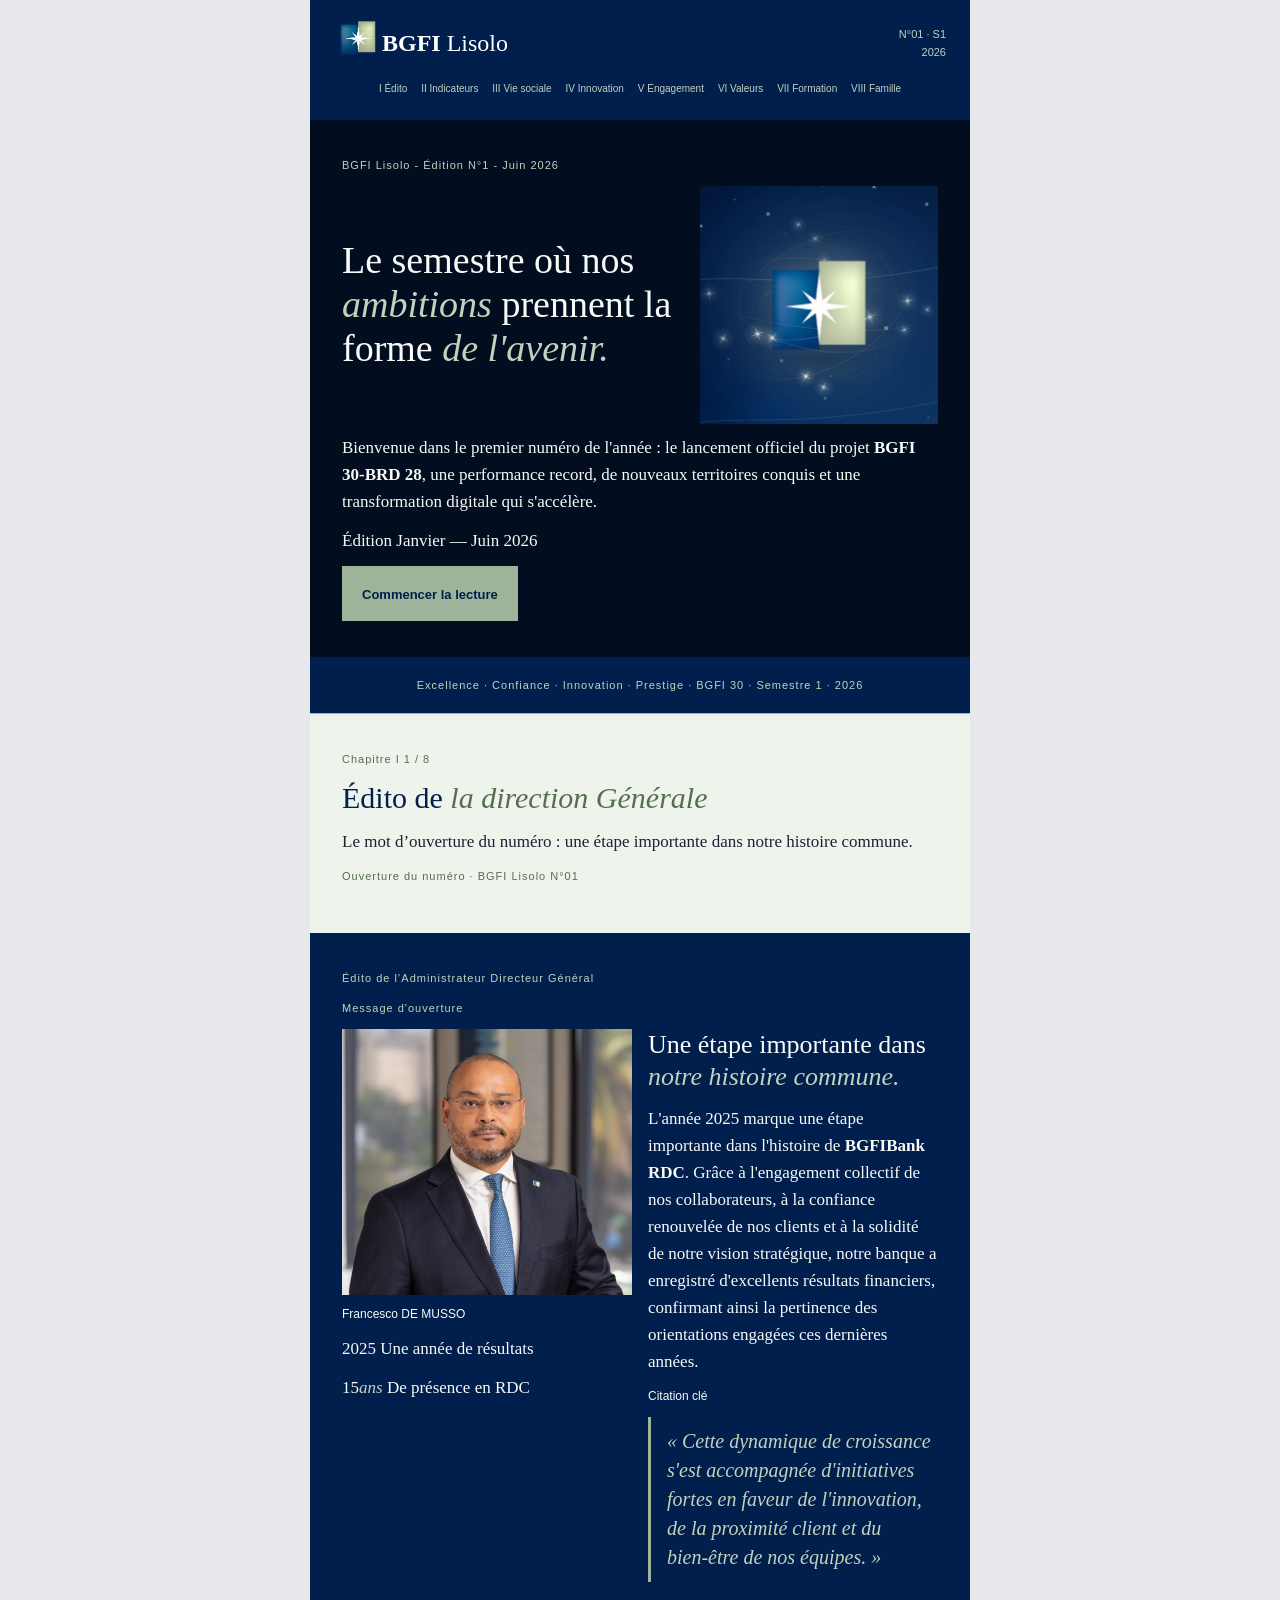
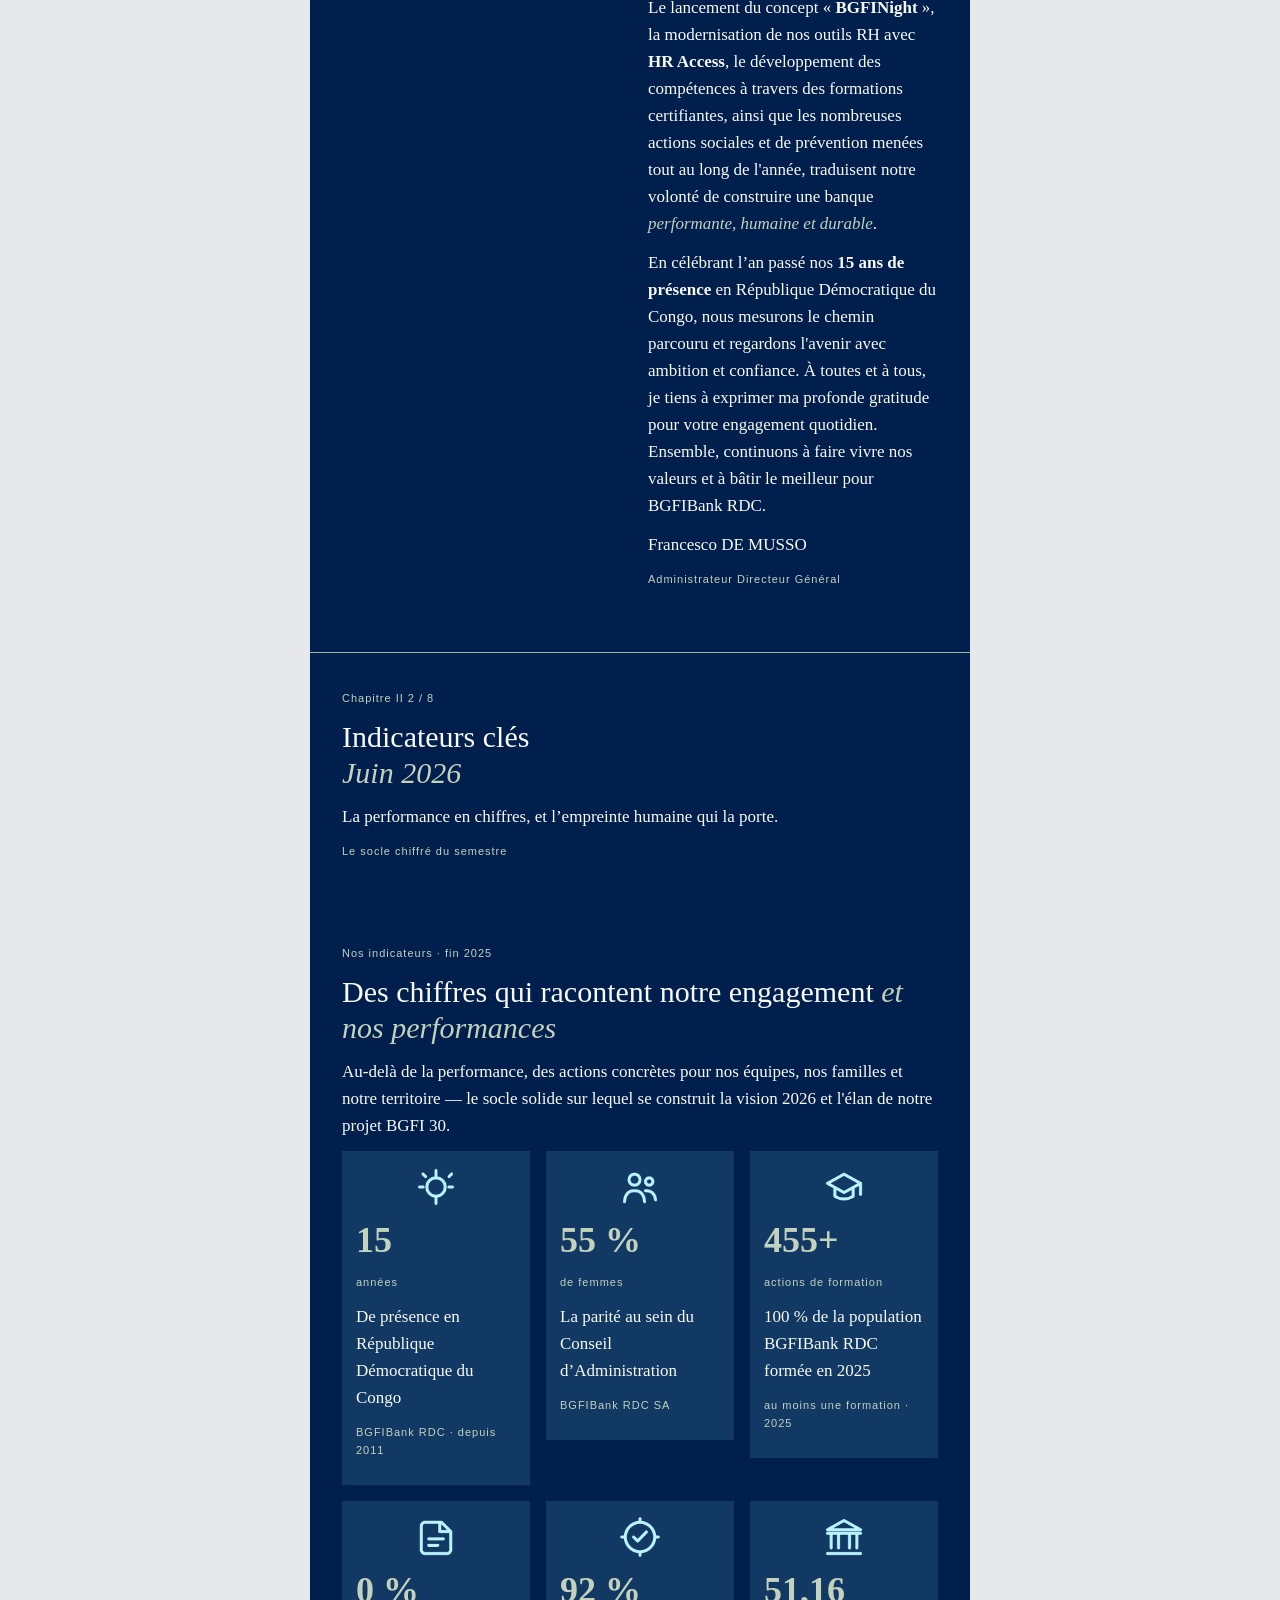
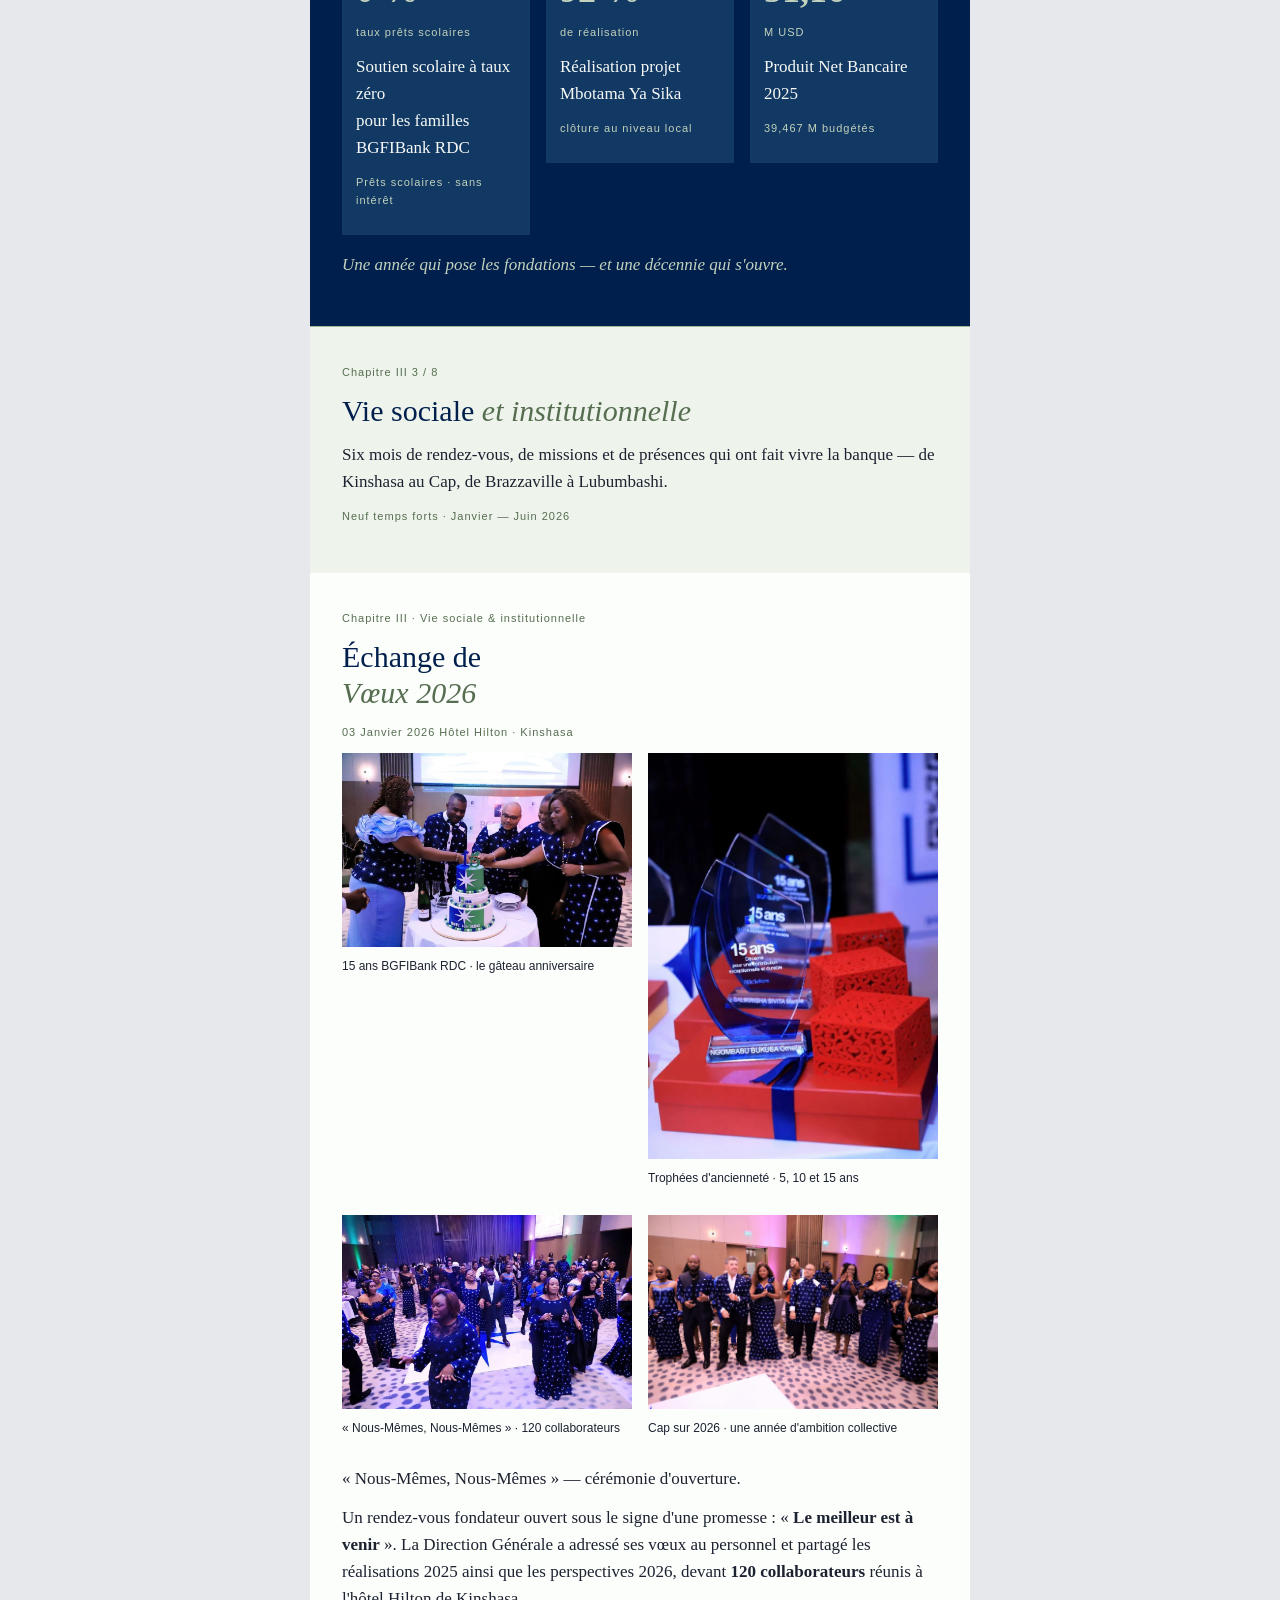
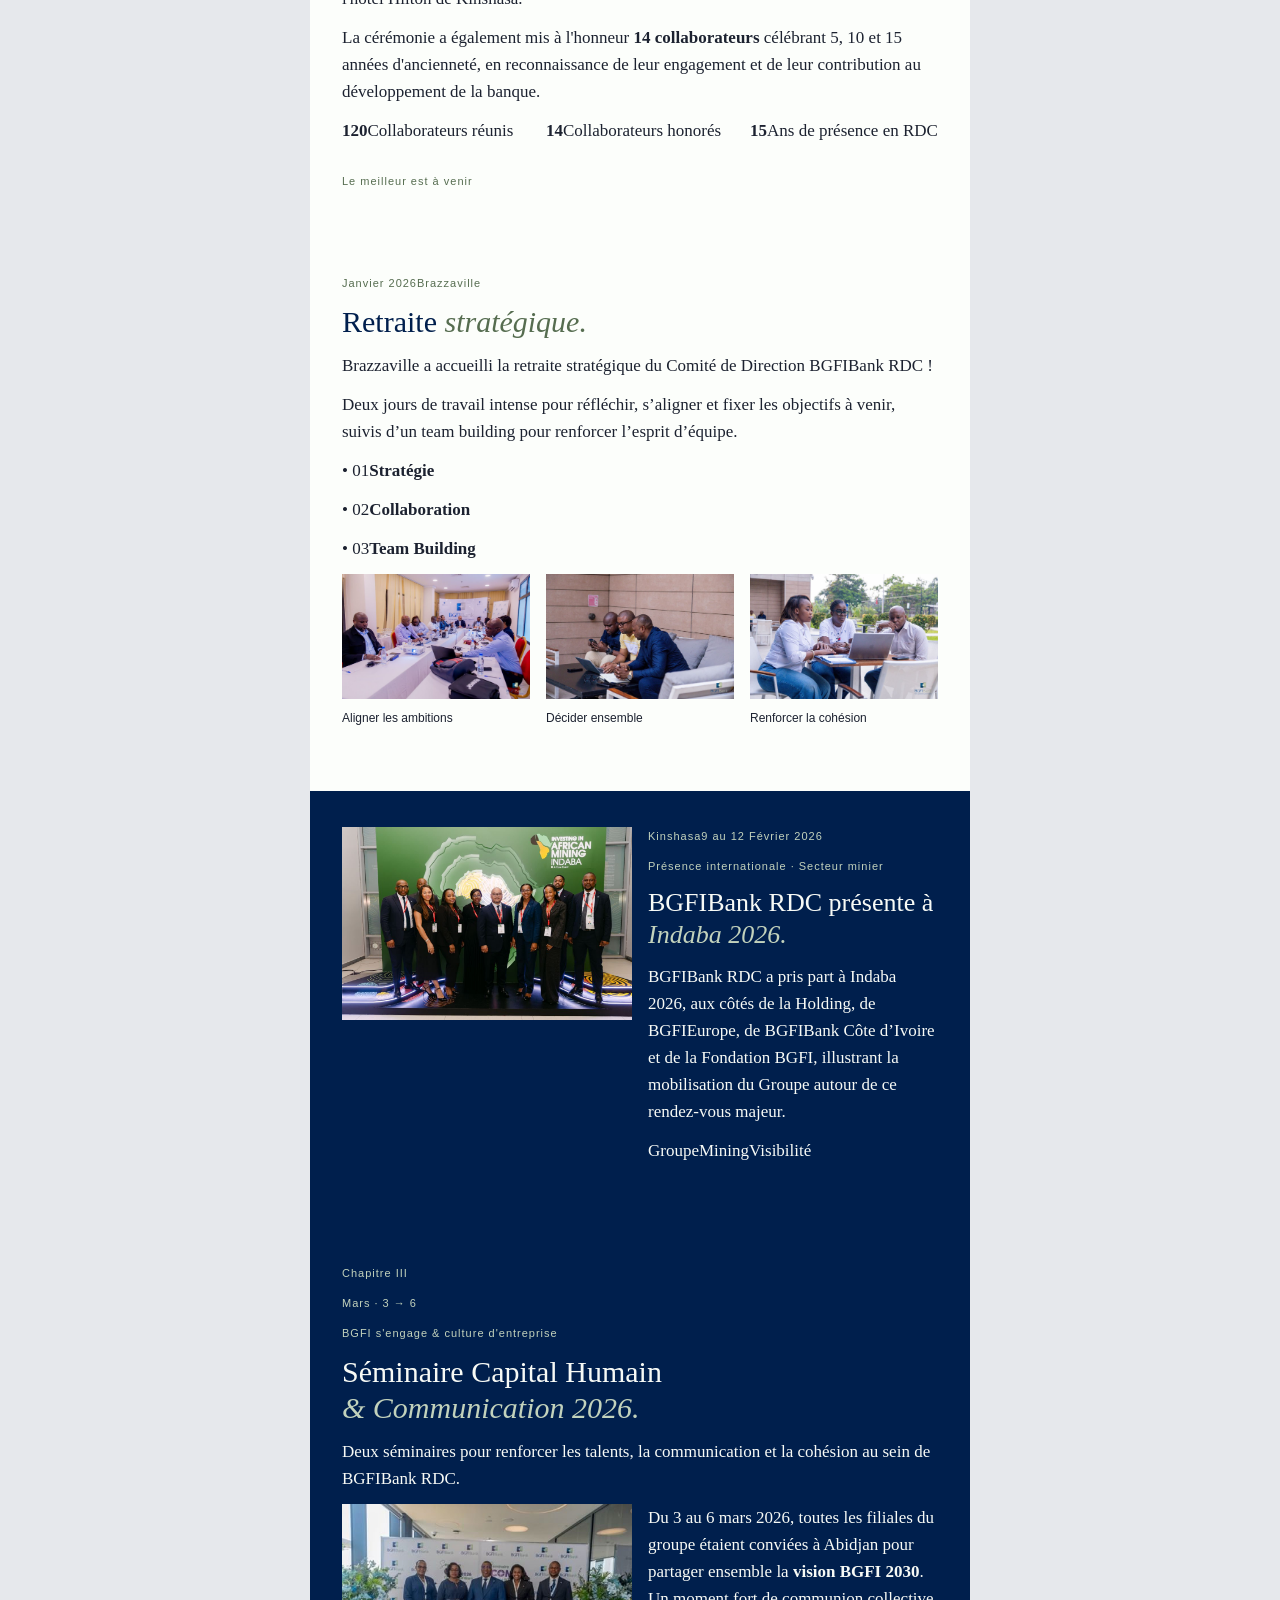
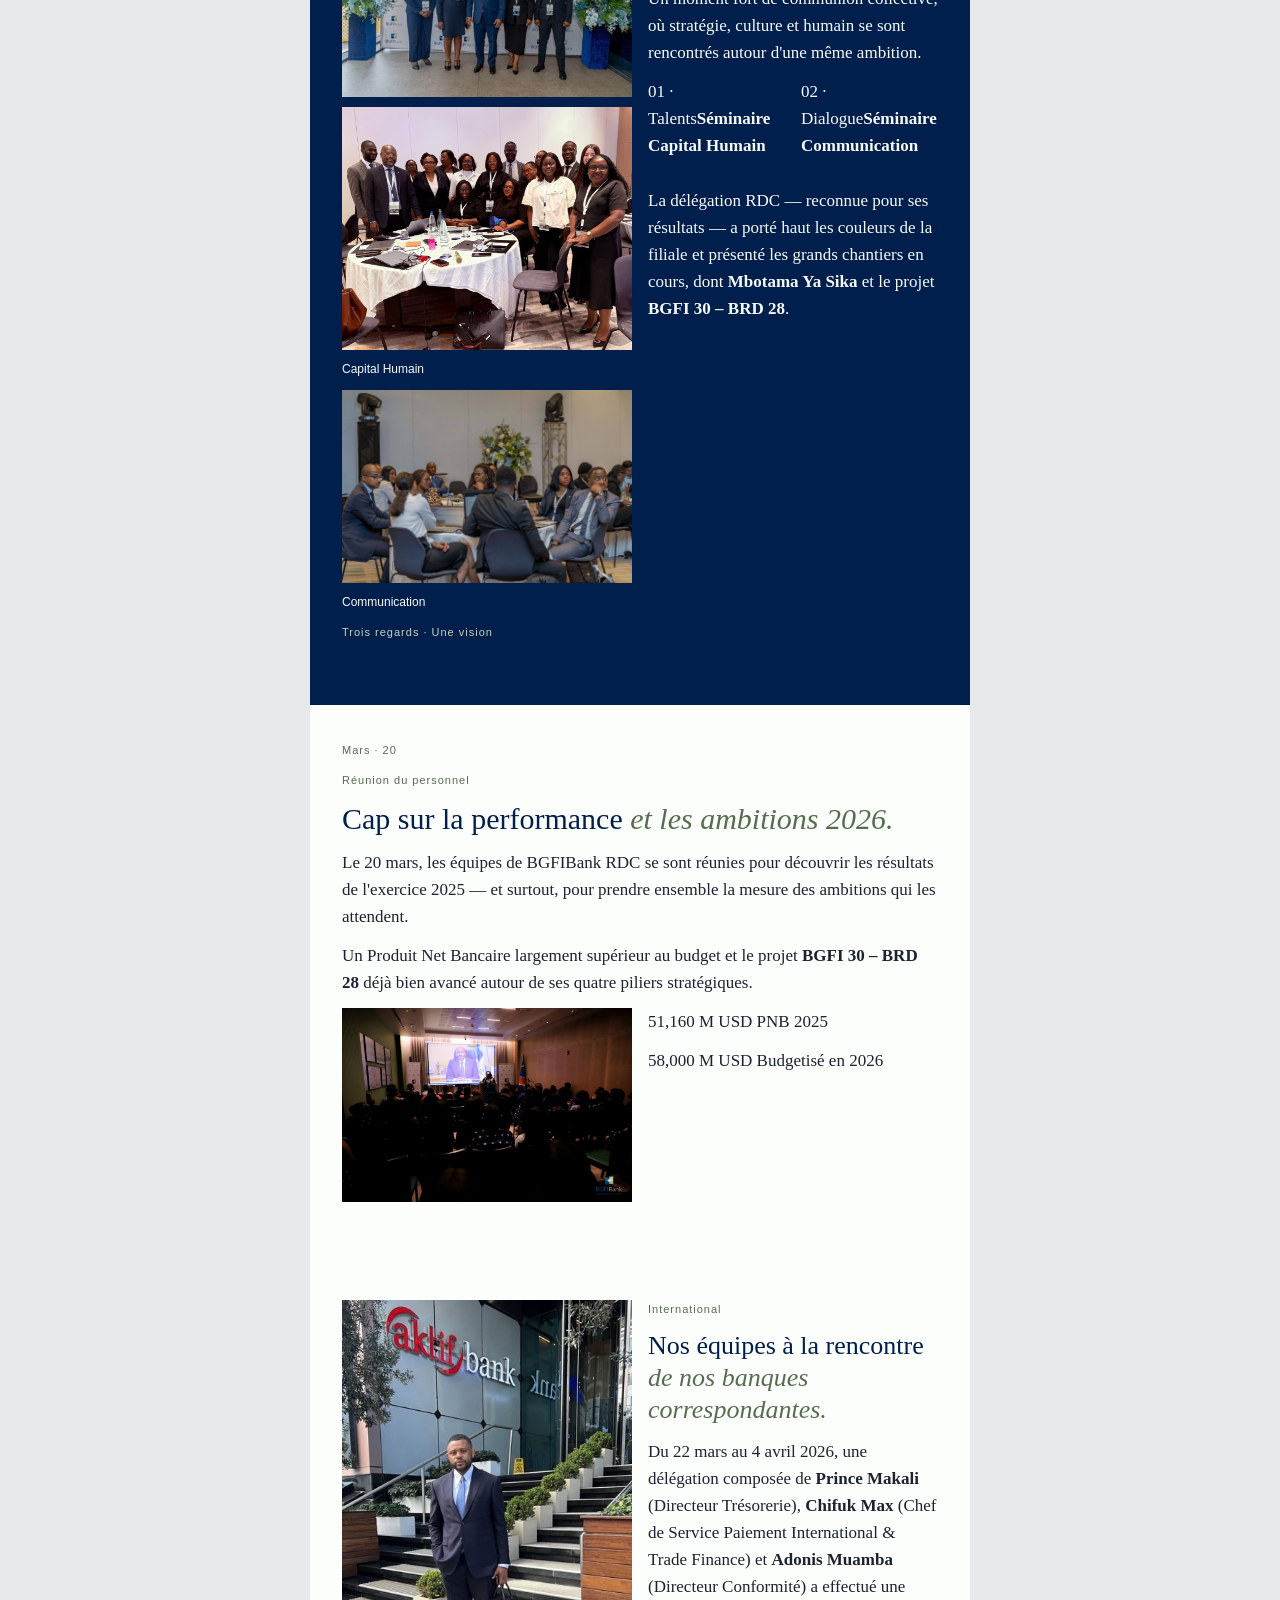
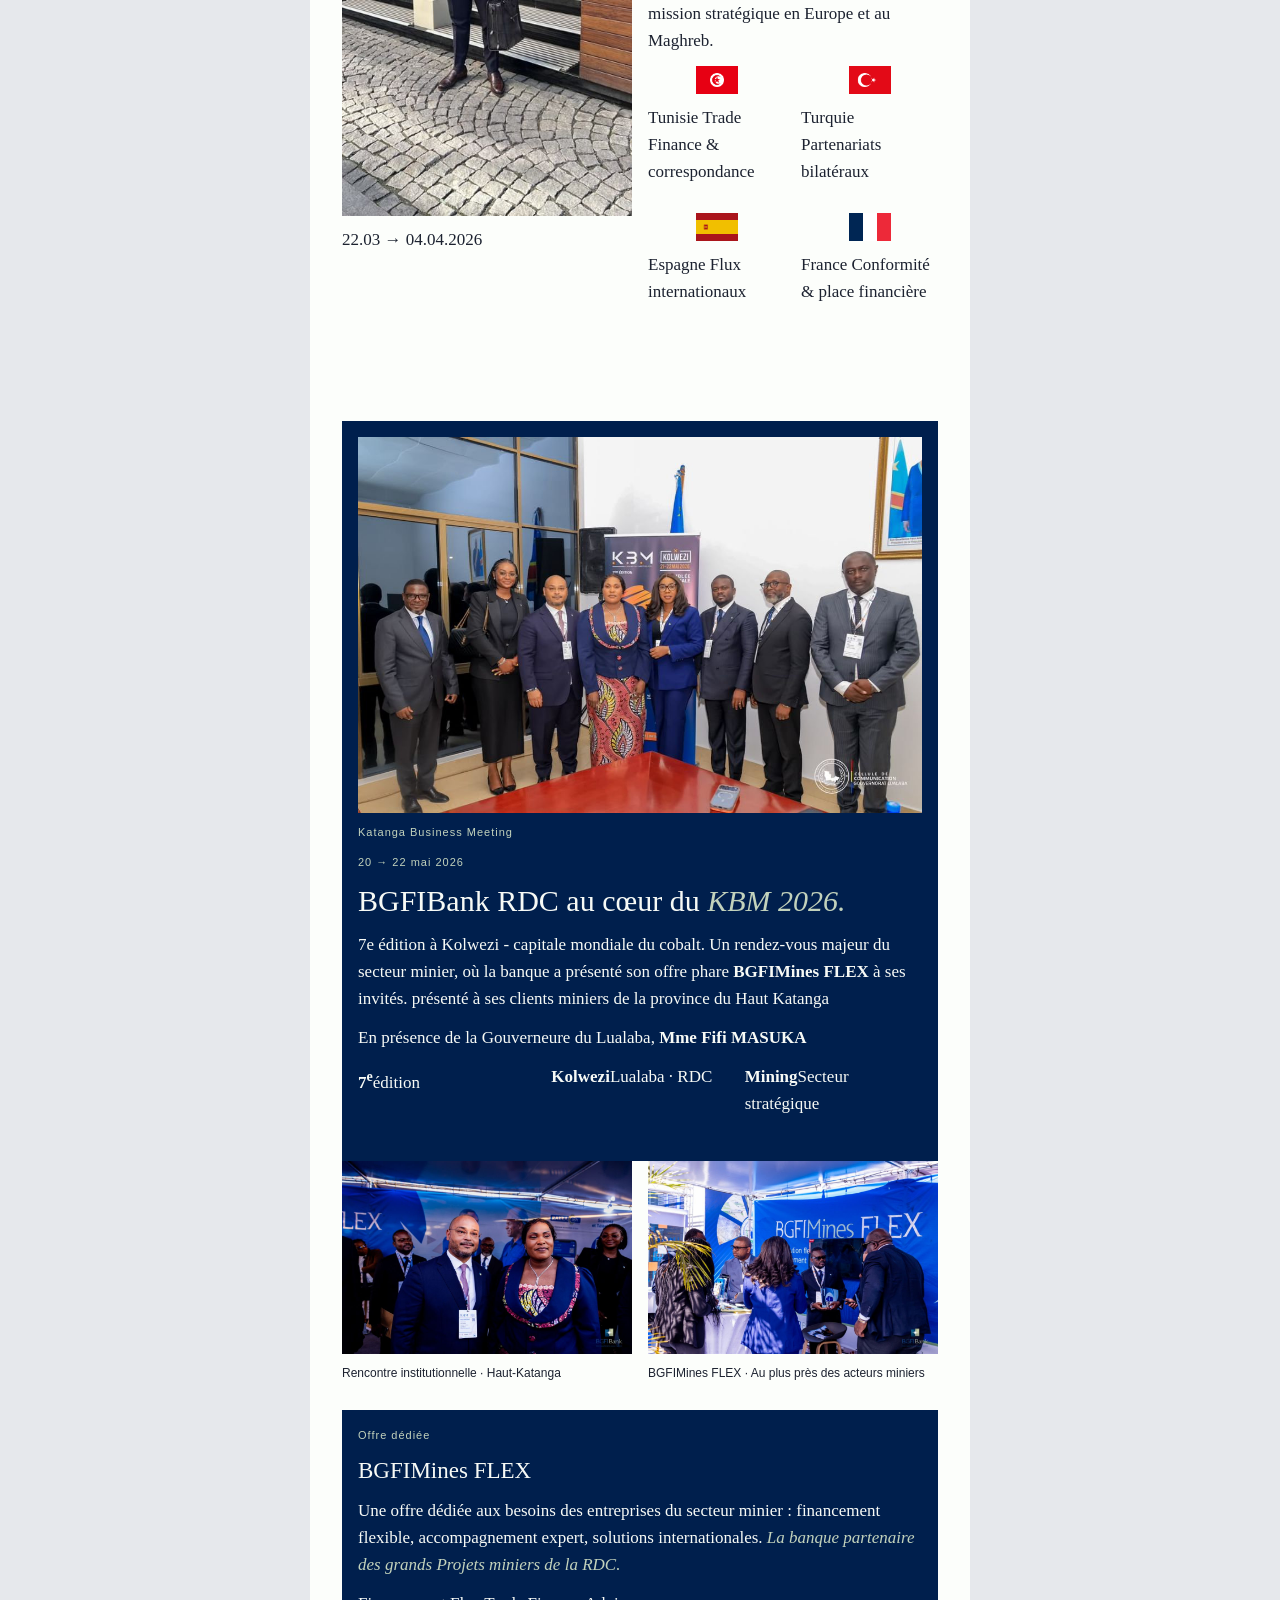
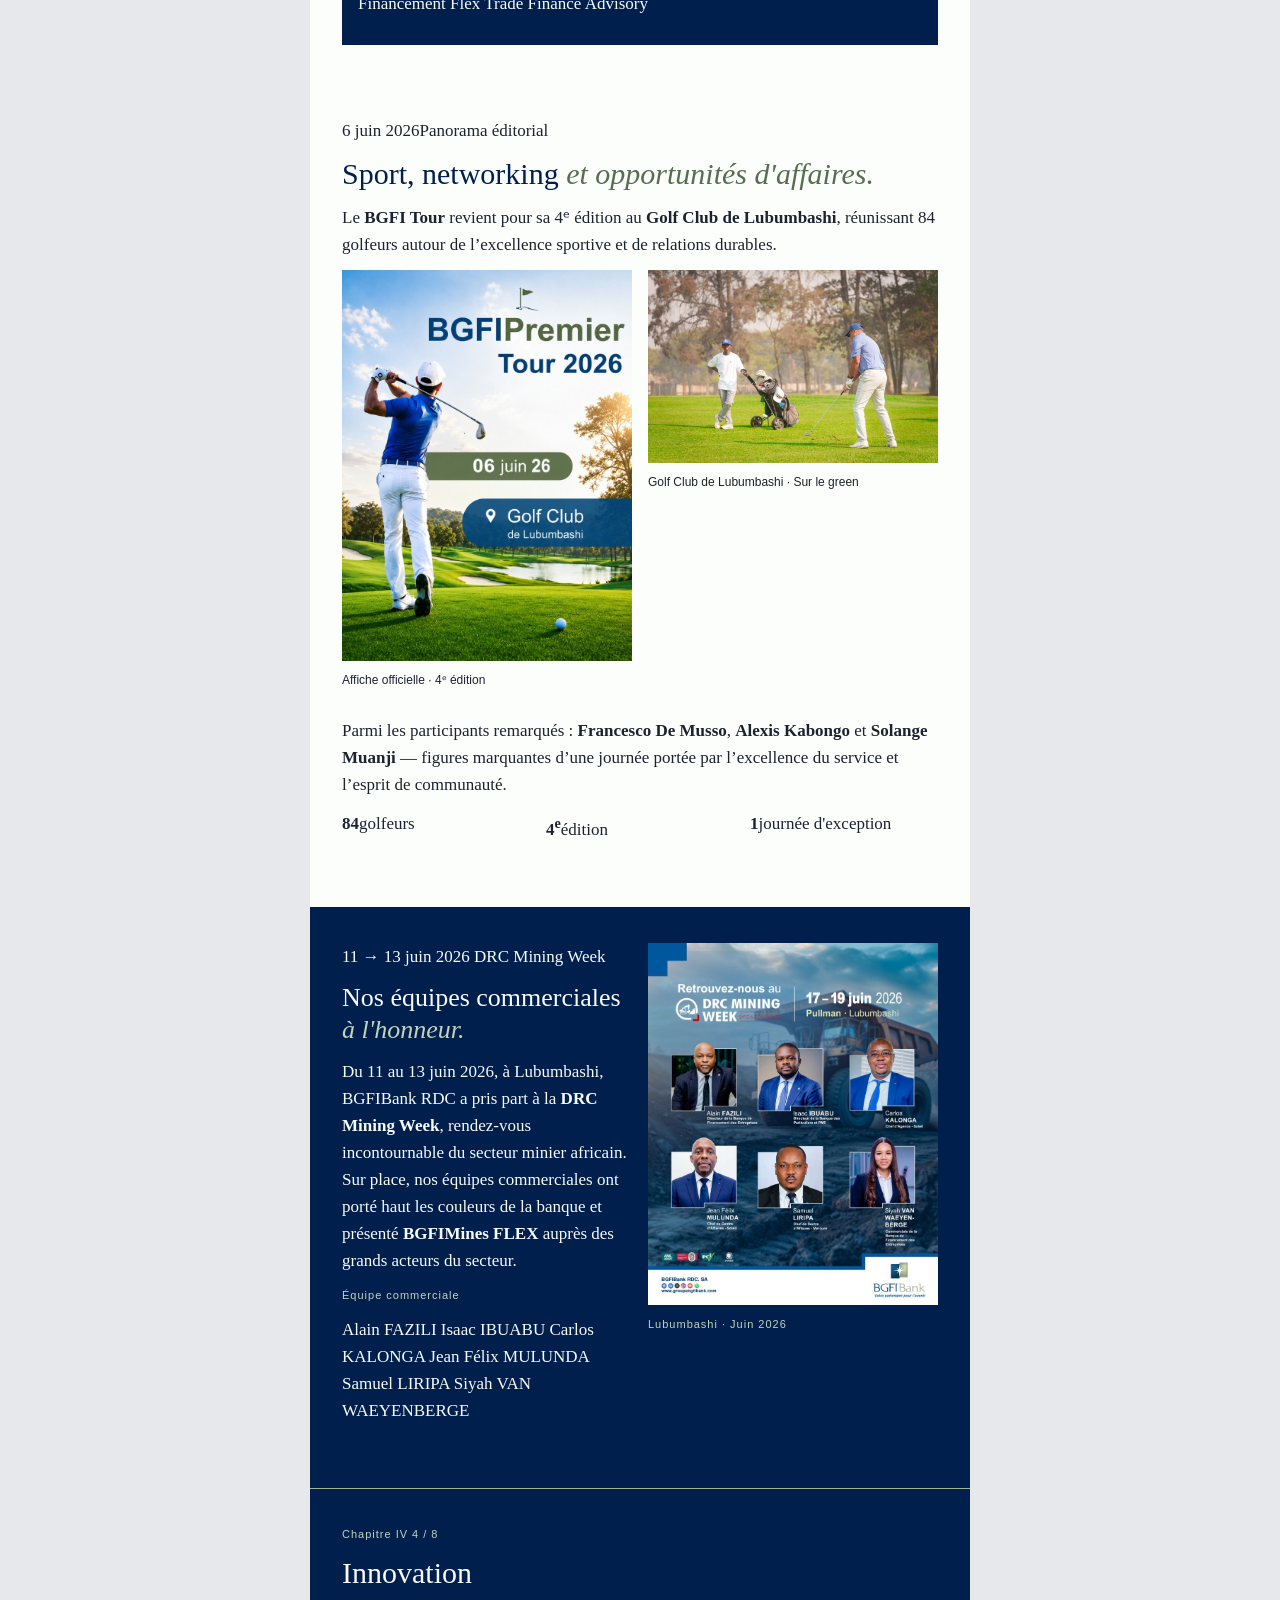
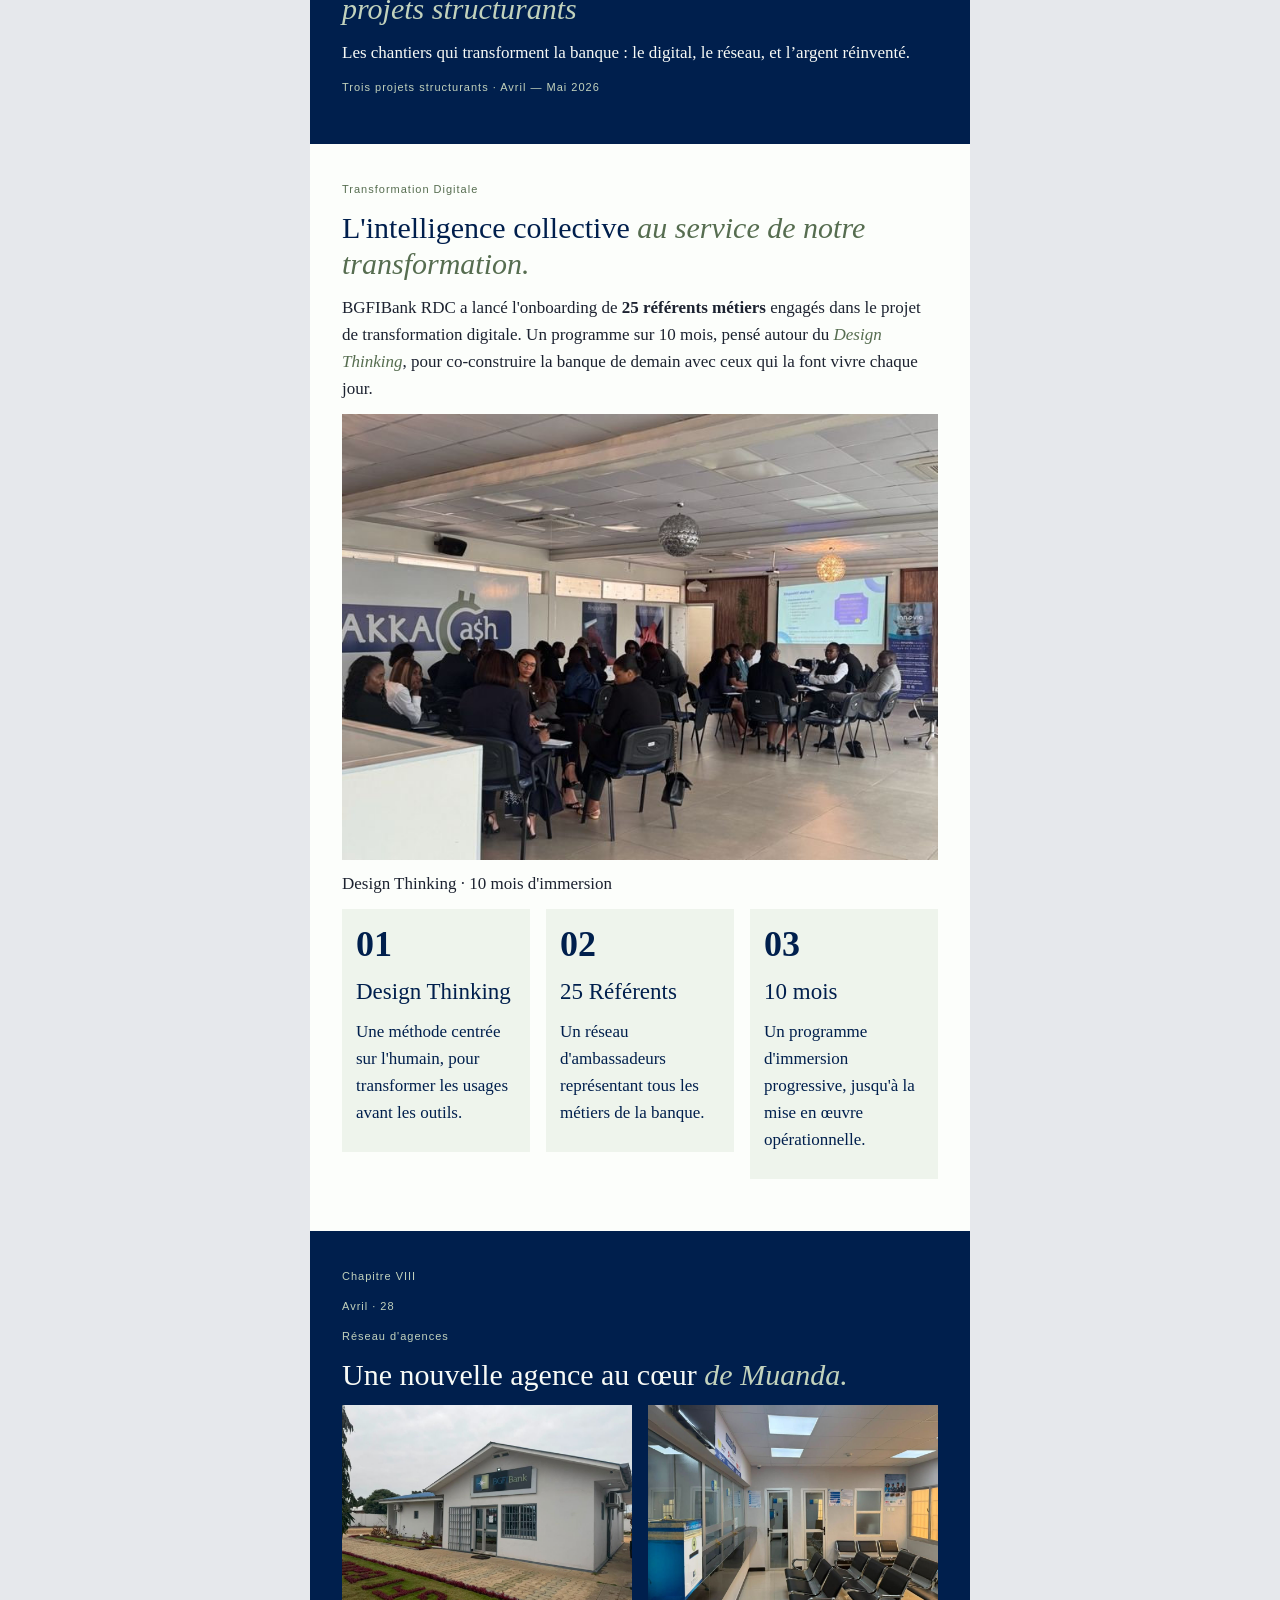
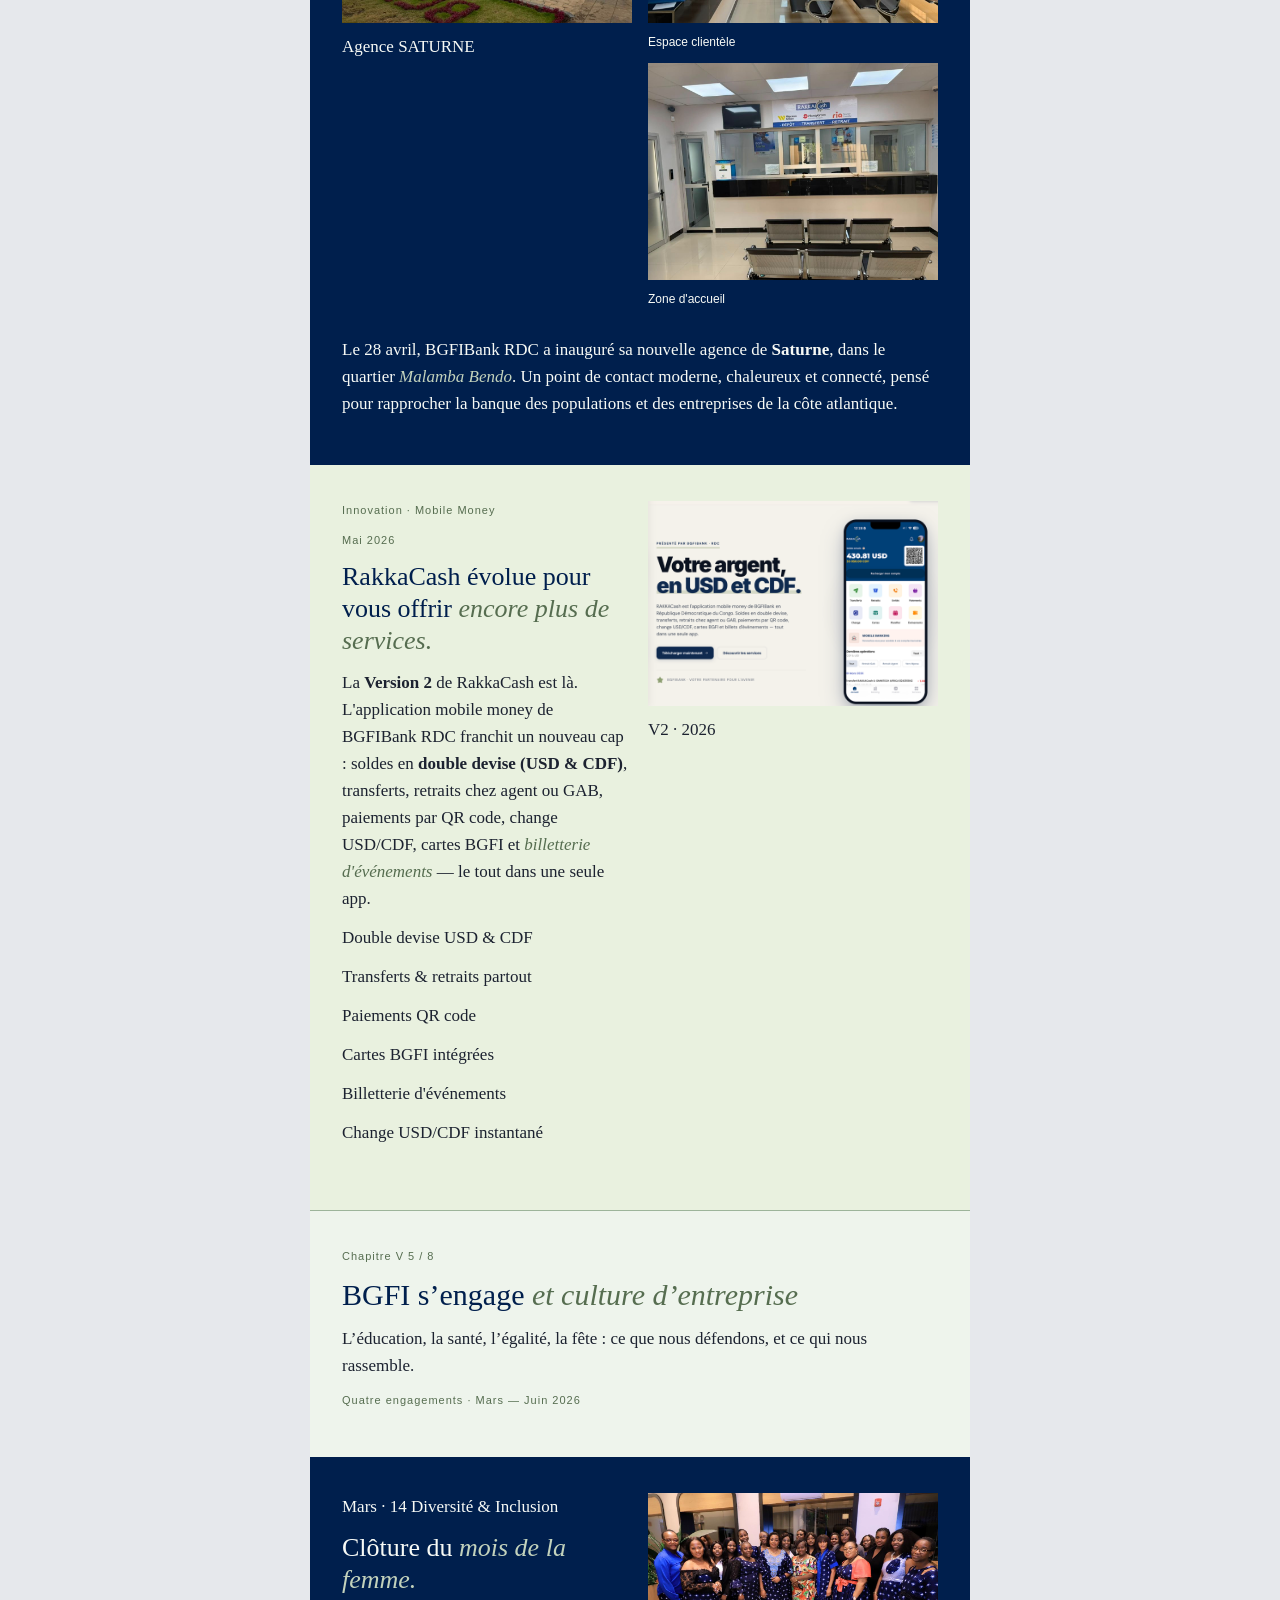
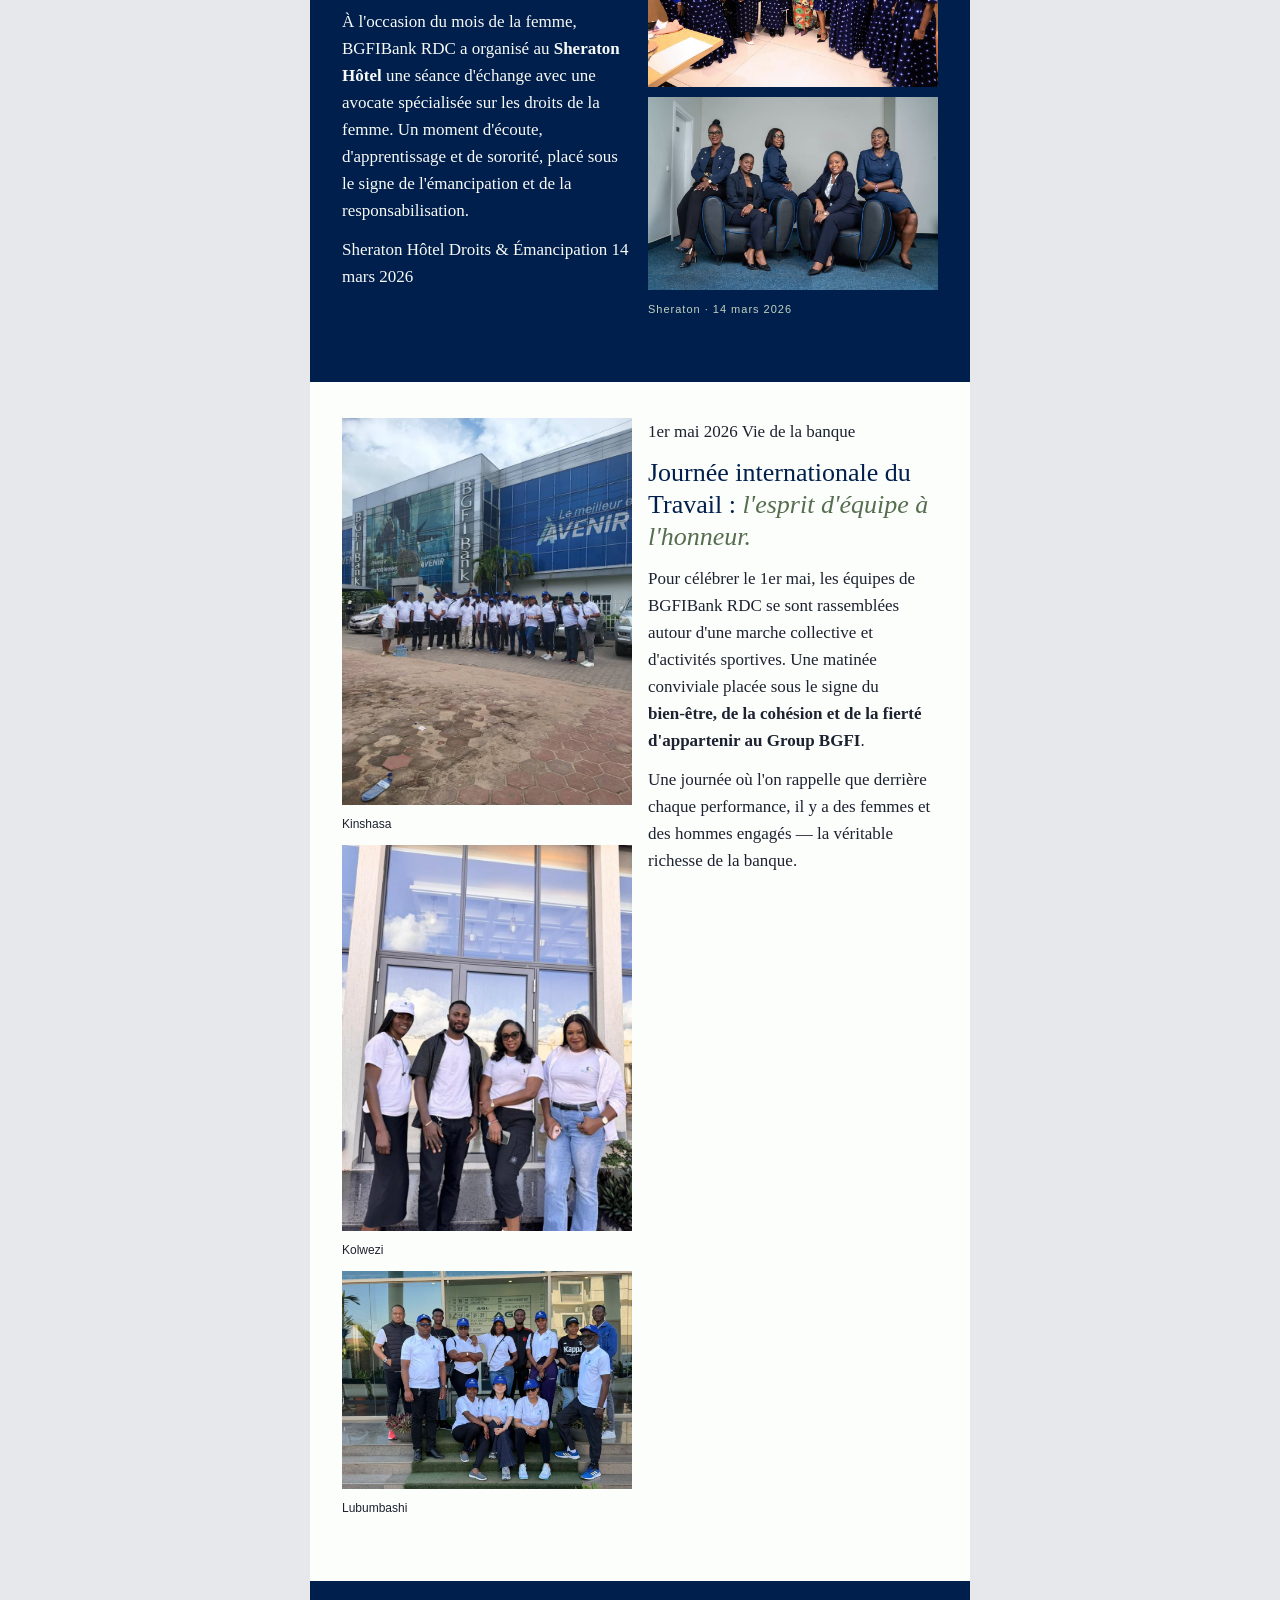
<file: email-ready/index.html>
<!doctype html>
<html lang="fr" xmlns:o="urn:schemas-microsoft-com:office:office"><head>
<meta charset="utf-8"><meta name="viewport" content="width=device-width,initial-scale=1">
<meta name="x-apple-disable-message-reformatting"><meta name="format-detection" content="telephone=no,address=no,email=no,date=no,url=no">
<title>BGFI Lisolo — Édition N°1 — Juin 2026</title>
<!--[if mso]><noscript><xml><o:OfficeDocumentSettings><o:AllowPNG/><o:PixelsPerInch>96</o:PixelsPerInch></o:OfficeDocumentSettings></xml></noscript><![endif]-->
<style>body{margin:0!important;padding:0!important;width:100%!important;-webkit-text-size-adjust:100%;-ms-text-size-adjust:100%}table,td{mso-table-lspace:0pt;mso-table-rspace:0pt}img{-ms-interpolation-mode:bicubic}a[x-apple-data-detectors]{color:inherit!important;text-decoration:none!important}#outlook a{padding:0}@media screen and (max-width:660px){.outer{width:100%!important}.pad{padding:28px 20px!important}.stack{display:block!important;width:100%!important;max-width:100%!important}.gap{display:none!important;width:0!important}.stack img{max-width:100%!important}h1{font-size:34px!important;line-height:40px!important}h2{font-size:28px!important;line-height:34px!important}}</style>
</head><body bgcolor="#e6e8ec" style="margin:0;padding:0;background-color:#e6e8ec;">
<div style="display:none;font-size:1px;line-height:1px;color:#e6e8ec;max-height:0;max-width:0;opacity:0;overflow:hidden;mso-hide:all;">BGFI Lisolo · Janvier — Juin 2026. Performance, innovation et vie de la famille BGFI.</div>
<table role="presentation" width="100%" cellpadding="0" cellspacing="0" border="0" bgcolor="#e6e8ec"><tr><td align="center" valign="top">
<!--[if mso]><table role="presentation" width="660" cellpadding="0" cellspacing="0" border="0"><tr><td><![endif]-->
<table role="presentation" class="outer" width="660" cellpadding="0" cellspacing="0" border="0" align="center" bgcolor="#fcfefb" style="width:100%;max-width:660px;border-collapse:collapse;"><tr><td bgcolor="#001f4d" style="padding:20px 24px;background-color:#001f4d;"><table role="presentation" width="100%" cellpadding="0" cellspacing="0" border="0" style="width:100%;border-collapse:collapse;mso-table-lspace:0pt;mso-table-rspace:0pt;"><tr><td width="48" valign="middle"><img src="assets/2026-bgfi-lisolo-mark.png" width="38" height="36" alt="" border="0" style="display:block;border:0;outline:none;max-width:38px;height:auto;margin:0 auto 10px;font:14px Arial,sans-serif;color:inherit;"></td><td valign="middle" style="font:24px Georgia,serif;color:#ffffff;"><b>BGFI</b> Lisolo</td><td align="right" style="font:11px/18px Arial,sans-serif;color:#c2d2bc;">N°01 · S1<br>2026</td></tr></table><p style="margin:12px 0 0;font:10px/22px Arial,sans-serif;text-align:center;"><a href="#chapitre-1" style="color:#c2d2bc;text-decoration:none;">I Édito</a> &nbsp;·&nbsp; <a href="#chapitre-2" style="color:#c2d2bc;text-decoration:none;">II Indicateurs</a> &nbsp;·&nbsp; <a href="#chapitre-3" style="color:#c2d2bc;text-decoration:none;">III Vie sociale</a> &nbsp;·&nbsp; <a href="#chapitre-4" style="color:#c2d2bc;text-decoration:none;">IV Innovation</a> &nbsp;·&nbsp; <a href="#chapitre-5" style="color:#c2d2bc;text-decoration:none;">V Engagement</a> &nbsp;·&nbsp; <a href="#chapitre-6" style="color:#c2d2bc;text-decoration:none;">VI Valeurs</a> &nbsp;·&nbsp; <a href="#chapitre-7" style="color:#c2d2bc;text-decoration:none;">VII Formation</a> &nbsp;·&nbsp; <a href="#chapitre-8" style="color:#c2d2bc;text-decoration:none;">VIII Famille</a></p></td></tr><tr><td id="hero" class="pad" bgcolor="#030d20" style="background-color:#030d20;color:#f7faf6;padding:36px 32px;font:17px/27px Georgia,Times New Roman,serif;"><p style="margin:0 0 12px;font:11px/18px Arial,sans-serif;letter-spacing:1px;color:#c2d2bc;">  BGFI Lisolo - Édition N°1 - Juin 2026  </p><table role="presentation" width="100%" cellpadding="0" cellspacing="0" border="0" style="width:100%;border-collapse:collapse;mso-table-lspace:0pt;mso-table-rspace:0pt;"><tr><td class="stack" width="342" valign="middle" style="width:342px;"><h1 style="margin:0 0 12px;font-family:Georgia,Times New Roman,serif;font-size:38px;line-height:44px;font-weight:normal;color:#f7faf6;"> Le semestre où nos <em style="color:#c2d2bc;">ambitions</em> prennent la forme <em style="color:#c2d2bc;">de l&#x27;avenir.</em> </h1></td><td class="gap" width="16">&nbsp;</td><td class="stack" width="238" valign="middle" style="width:238px;"><img src="assets/orbit.jpg" width="238" height="238" alt="Étoile BGFIBank entourée de ses orbites" border="0" style="display:block;border:0;outline:none;width:100%;max-width:238px;height:auto;margin:0 auto 10px;font:14px Arial,sans-serif;color:inherit;"></td></tr></table><p style="margin:0 0 12px;"> Bienvenue dans le premier numéro de l&#x27;année : le lancement officiel du projet <strong>BGFI 30-BRD 28</strong>, une performance record, de nouveaux territoires conquis et une transformation digitale qui s&#x27;accélère. </p><p style="margin:0 0 12px;"> Édition Janvier — Juin 2026 </p><table role="presentation" width="100%" cellpadding="0" cellspacing="0" border="0" style="width:100%;border-collapse:collapse;mso-table-lspace:0pt;mso-table-rspace:0pt;"><tr><td align="left"><table role="presentation" cellpadding="0" cellspacing="0" border="0"><tr><td bgcolor="#9db49a" style="padding:14px 20px;background-color:#9db49a;"><a href="#edito" style="font:bold 13px Arial,sans-serif;color:#001f4d;text-decoration:none;">Commencer la lecture</a></td></tr></table></td></tr></table></td></tr><tr><td bgcolor="#001f4d" align="center" style="background-color:#001f4d;padding:18px;color:#c2d2bc;font:11px/20px Arial,sans-serif;letter-spacing:1px;">Excellence · Confiance · Innovation · Prestige · BGFI 30 · Semestre 1 · 2026</td></tr><tr><td id="chapitre-1" class="pad" bgcolor="#eef4ec" style="background-color:#eef4ec;color:#1c2230;padding:36px 32px;font:17px/27px Georgia,Times New Roman,serif;border-top:1px solid #9db49a;"><p style="margin:0 0 12px;font:11px/18px Arial,sans-serif;letter-spacing:1px;color:#566d50;">  Chapitre I  1 / 8 </p><h2 id="chapitre-1-title" style="margin:0 0 12px;font-family:Georgia,Times New Roman,serif;font-size:30px;line-height:36px;font-weight:normal;color:#001f4d;">Édito de <em style="color:#566d50;">la direction Générale</em></h2><p style="margin:0 0 12px;">Le mot d’ouverture du numéro : une étape importante dans notre histoire commune.</p><p style="margin:0 0 12px;font:11px/18px Arial,sans-serif;letter-spacing:1px;color:#566d50;"> Ouverture du numéro · BGFI Lisolo N°01</p></td></tr><tr><td id="edito" class="pad" bgcolor="#001f4d" style="background-color:#001f4d;color:#f7faf6;padding:36px 32px;font:17px/27px Georgia,Times New Roman,serif;"><p style="margin:0 0 12px;font:11px/18px Arial,sans-serif;letter-spacing:1px;color:#c2d2bc;">Édito de l’Administrateur Directeur Général</p><p style="margin:0 0 12px;font:11px/18px Arial,sans-serif;letter-spacing:1px;color:#c2d2bc;">  Message d&#x27;ouverture  </p><table role="presentation" width="100%" cellpadding="0" cellspacing="0" border="0" style="width:100%;border-collapse:collapse;mso-table-lspace:0pt;mso-table-rspace:0pt;"><tr><td class="stack" valign="top" width="290" style="width:290px;vertical-align:top;padding:0 0 16px;"><img src="assets/dg-portrait.jpg" width="290" height="265" alt="Portrait du Directeur Général de BGFIBank RDC, en costume bleu marine, souriant." border="0" style="display:block;border:0;outline:none;width:100%;max-width:290px;height:auto;margin:0 auto 10px;font:14px Arial,sans-serif;color:inherit;"><p style="margin:0 0 12px;font:12px/18px Arial,sans-serif;">   Francesco DE MUSSO  </p><p style="margin:0 0 12px;"> 2025 Une année de résultats </p><p style="margin:0 0 12px;"> 15<em style="color:#c2d2bc;">ans</em> De présence en RDC </p></td><td class="gap" width="16" style="width:16px;font-size:0;line-height:0;">&nbsp;</td><td class="stack" valign="top" width="290" style="width:290px;vertical-align:top;padding:0 0 16px;"><h2 id="edito-title" style="margin:0 0 12px;font-family:Georgia,Times New Roman,serif;font-size:26px;line-height:32px;font-weight:normal;color:#f7faf6;"> Une étape importante dans<br><em style="color:#c2d2bc;">notre histoire commune.</em> </h2><p style="margin:0 0 12px;"> L&#x27;année 2025 marque une étape importante dans l&#x27;histoire de <strong>BGFIBank RDC</strong>. Grâce à l&#x27;engagement collectif de nos collaborateurs, à la confiance renouvelée de nos clients et à la solidité de notre vision stratégique, notre banque a enregistré d&#x27;excellents résultats financiers, confirmant ainsi la pertinence des orientations engagées ces dernières années. </p><p style="margin:0 0 12px;font:12px/18px Arial,sans-serif;">  Citation clé </p><p style="margin:0 0 12px;font-size:20px;line-height:29px;font-style:italic;border-left:3px solid #9db49a;padding:10px 0 10px 16px;color:#c2d2bc;"> « Cette dynamique de croissance s&#x27;est accompagnée d&#x27;initiatives fortes en faveur de l&#x27;innovation, de la proximité client et du bien-être de nos équipes. » </p><p style="margin:0 0 12px;"> Le lancement du concept « <strong>BGFINight</strong> », la modernisation de nos outils RH avec <strong>HR Access</strong>, le développement des compétences à travers des formations certifiantes, ainsi que les nombreuses actions sociales et de prévention menées tout au long de l&#x27;année, traduisent notre volonté de construire une banque <em style="color:#c2d2bc;">performante, humaine et durable</em>. </p><p style="margin:0 0 12px;"> En célébrant l’an passé nos <strong>15 ans de présence</strong> en République Démocratique du Congo, nous mesurons le chemin parcouru et regardons l&#x27;avenir avec ambition et confiance. À toutes et à tous, je tiens à exprimer ma profonde gratitude pour votre engagement quotidien. Ensemble, continuons à faire vivre nos valeurs et à bâtir le meilleur pour BGFIBank RDC. </p><p style="margin:0 0 12px;">Francesco DE MUSSO</p><p style="margin:0 0 12px;font:11px/18px Arial,sans-serif;letter-spacing:1px;color:#c2d2bc;">Administrateur Directeur Général</p></td></tr></table></td></tr><tr><td id="chapitre-2" class="pad" bgcolor="#001f4d" style="background-color:#001f4d;color:#f7faf6;padding:36px 32px;font:17px/27px Georgia,Times New Roman,serif;border-top:1px solid #9db49a;"><p style="margin:0 0 12px;font:11px/18px Arial,sans-serif;letter-spacing:1px;color:#c2d2bc;">  Chapitre II  2 / 8 </p><h2 id="chapitre-2-title" style="margin:0 0 12px;font-family:Georgia,Times New Roman,serif;font-size:30px;line-height:36px;font-weight:normal;color:#f7faf6;">Indicateurs clés<br><em style="color:#c2d2bc;">Juin 2026</em></h2><p style="margin:0 0 12px;">La performance en chiffres, et l’empreinte humaine qui la porte.</p><p style="margin:0 0 12px;font:11px/18px Arial,sans-serif;letter-spacing:1px;color:#c2d2bc;"> Le socle chiffré du semestre</p></td></tr><tr><td id="indicateurs" class="pad" bgcolor="#001f4d" style="background-color:#001f4d;color:#f7faf6;padding:36px 32px;font:17px/27px Georgia,Times New Roman,serif;"><p style="margin:0 0 12px;font:11px/18px Arial,sans-serif;letter-spacing:1px;color:#c2d2bc;">   Nos indicateurs · fin 2025   </p><h2 style="margin:0 0 12px;font-family:Georgia,Times New Roman,serif;font-size:30px;line-height:36px;font-weight:normal;color:#f7faf6;">Des chiffres qui racontent notre engagement <em style="color:#c2d2bc;">et nos performances</em></h2><p style="margin:0 0 12px;"> Au-delà de la performance, des actions concrètes pour nos équipes, nos familles et notre territoire — le socle solide sur lequel se construit la vision 2026 et l&#x27;élan de notre projet BGFI 30. </p><table role="presentation" width="100%" cellpadding="0" cellspacing="0" border="0" style="width:100%;border-collapse:collapse;mso-table-lspace:0pt;mso-table-rspace:0pt;"><tr><td class="stack" valign="top" width="188" style="width:188px;vertical-align:top;padding:0 0 16px;"><table role="presentation" width="100%" cellpadding="0" cellspacing="0" border="0" style="width:100%;border-collapse:collapse;mso-table-lspace:0pt;mso-table-rspace:0pt;"><tr><td bgcolor="#123864" style="padding:14px;background-color:#123864;color:#f7faf6;"><img src="assets/icon-1.png" width="44" height="44" alt="" border="0" style="display:block;border:0;outline:none;max-width:44px;height:auto;margin:0 auto 10px;font:14px Arial,sans-serif;color:inherit;"><p style="margin:0 0 12px;font: bold 36px/42px Georgia,serif;color:#c2d2bc;">15</p><p style="margin:0 0 12px;font:11px/18px Arial,sans-serif;letter-spacing:1px;color:#c2d2bc;">années</p><p style="margin:0 0 12px;">De présence en République<br>Démocratique du Congo</p><p style="margin:0 0 12px;font:11px/18px Arial,sans-serif;letter-spacing:1px;color:#c2d2bc;">BGFIBank RDC · depuis 2011</p></td></tr></table></td><td class="gap" width="16" style="width:16px;font-size:0;line-height:0;">&nbsp;</td><td class="stack" valign="top" width="188" style="width:188px;vertical-align:top;padding:0 0 16px;"><table role="presentation" width="100%" cellpadding="0" cellspacing="0" border="0" style="width:100%;border-collapse:collapse;mso-table-lspace:0pt;mso-table-rspace:0pt;"><tr><td bgcolor="#123864" style="padding:14px;background-color:#123864;color:#f7faf6;"><img src="assets/icon-2.png" width="44" height="44" alt="" border="0" style="display:block;border:0;outline:none;max-width:44px;height:auto;margin:0 auto 10px;font:14px Arial,sans-serif;color:inherit;"><p style="margin:0 0 12px;font: bold 36px/42px Georgia,serif;color:#c2d2bc;">55 %</p><p style="margin:0 0 12px;font:11px/18px Arial,sans-serif;letter-spacing:1px;color:#c2d2bc;">de femmes</p><p style="margin:0 0 12px;">La parité au sein du Conseil<br>d’Administration</p><p style="margin:0 0 12px;font:11px/18px Arial,sans-serif;letter-spacing:1px;color:#c2d2bc;">BGFIBank RDC SA</p></td></tr></table></td><td class="gap" width="16" style="width:16px;font-size:0;line-height:0;">&nbsp;</td><td class="stack" valign="top" width="188" style="width:188px;vertical-align:top;padding:0 0 16px;"><table role="presentation" width="100%" cellpadding="0" cellspacing="0" border="0" style="width:100%;border-collapse:collapse;mso-table-lspace:0pt;mso-table-rspace:0pt;"><tr><td bgcolor="#123864" style="padding:14px;background-color:#123864;color:#f7faf6;"><img src="assets/icon-3.png" width="44" height="44" alt="" border="0" style="display:block;border:0;outline:none;max-width:44px;height:auto;margin:0 auto 10px;font:14px Arial,sans-serif;color:inherit;"><p style="margin:0 0 12px;font: bold 36px/42px Georgia,serif;color:#c2d2bc;">455+</p><p style="margin:0 0 12px;font:11px/18px Arial,sans-serif;letter-spacing:1px;color:#c2d2bc;">actions de formation</p><p style="margin:0 0 12px;">100 % de la population BGFIBank RDC<br>formée en 2025</p><p style="margin:0 0 12px;font:11px/18px Arial,sans-serif;letter-spacing:1px;color:#c2d2bc;">au moins une formation · 2025</p></td></tr></table></td></tr><tr><td class="stack" valign="top" width="188" style="width:188px;vertical-align:top;padding:0 0 16px;"><table role="presentation" width="100%" cellpadding="0" cellspacing="0" border="0" style="width:100%;border-collapse:collapse;mso-table-lspace:0pt;mso-table-rspace:0pt;"><tr><td bgcolor="#123864" style="padding:14px;background-color:#123864;color:#f7faf6;"><img src="assets/icon-4.png" width="44" height="44" alt="" border="0" style="display:block;border:0;outline:none;max-width:44px;height:auto;margin:0 auto 10px;font:14px Arial,sans-serif;color:inherit;"><p style="margin:0 0 12px;font: bold 36px/42px Georgia,serif;color:#c2d2bc;">0 %</p><p style="margin:0 0 12px;font:11px/18px Arial,sans-serif;letter-spacing:1px;color:#c2d2bc;">taux prêts scolaires</p><p style="margin:0 0 12px;">Soutien scolaire à taux zéro<br>pour les familles BGFIBank RDC</p><p style="margin:0 0 12px;font:11px/18px Arial,sans-serif;letter-spacing:1px;color:#c2d2bc;">Prêts scolaires · sans intérêt</p></td></tr></table></td><td class="gap" width="16" style="width:16px;font-size:0;line-height:0;">&nbsp;</td><td class="stack" valign="top" width="188" style="width:188px;vertical-align:top;padding:0 0 16px;"><table role="presentation" width="100%" cellpadding="0" cellspacing="0" border="0" style="width:100%;border-collapse:collapse;mso-table-lspace:0pt;mso-table-rspace:0pt;"><tr><td bgcolor="#123864" style="padding:14px;background-color:#123864;color:#f7faf6;"><img src="assets/icon-5.png" width="44" height="44" alt="" border="0" style="display:block;border:0;outline:none;max-width:44px;height:auto;margin:0 auto 10px;font:14px Arial,sans-serif;color:inherit;"><p style="margin:0 0 12px;font: bold 36px/42px Georgia,serif;color:#c2d2bc;">92 %</p><p style="margin:0 0 12px;font:11px/18px Arial,sans-serif;letter-spacing:1px;color:#c2d2bc;">de réalisation</p><p style="margin:0 0 12px;">Réalisation projet<br>Mbotama Ya Sika</p><p style="margin:0 0 12px;font:11px/18px Arial,sans-serif;letter-spacing:1px;color:#c2d2bc;">clôture au niveau local</p></td></tr></table></td><td class="gap" width="16" style="width:16px;font-size:0;line-height:0;">&nbsp;</td><td class="stack" valign="top" width="188" style="width:188px;vertical-align:top;padding:0 0 16px;"><table role="presentation" width="100%" cellpadding="0" cellspacing="0" border="0" style="width:100%;border-collapse:collapse;mso-table-lspace:0pt;mso-table-rspace:0pt;"><tr><td bgcolor="#123864" style="padding:14px;background-color:#123864;color:#f7faf6;"><img src="assets/icon-6.png" width="44" height="44" alt="" border="0" style="display:block;border:0;outline:none;max-width:44px;height:auto;margin:0 auto 10px;font:14px Arial,sans-serif;color:inherit;"><p style="margin:0 0 12px;font: bold 36px/42px Georgia,serif;color:#c2d2bc;">51,16</p><p style="margin:0 0 12px;font:11px/18px Arial,sans-serif;letter-spacing:1px;color:#c2d2bc;">M USD</p><p style="margin:0 0 12px;">Produit Net Bancaire<br>2025</p><p style="margin:0 0 12px;font:11px/18px Arial,sans-serif;letter-spacing:1px;color:#c2d2bc;">39,467 M budgétés</p></td></tr></table></td></tr></table><p style="margin:0 0 12px;"> <em style="color:#c2d2bc;">Une année qui pose les fondations — et une décennie qui s&#x27;ouvre.</em> </p></td></tr><tr><td id="chapitre-3" class="pad" bgcolor="#eef4ec" style="background-color:#eef4ec;color:#1c2230;padding:36px 32px;font:17px/27px Georgia,Times New Roman,serif;border-top:1px solid #9db49a;"><p style="margin:0 0 12px;font:11px/18px Arial,sans-serif;letter-spacing:1px;color:#566d50;">  Chapitre III  3 / 8 </p><h2 id="chapitre-3-title" style="margin:0 0 12px;font-family:Georgia,Times New Roman,serif;font-size:30px;line-height:36px;font-weight:normal;color:#001f4d;">Vie sociale <em style="color:#566d50;">et institutionnelle</em></h2><p style="margin:0 0 12px;">Six mois de rendez-vous, de missions et de présences qui ont fait vivre la banque — de Kinshasa au Cap, de Brazzaville à Lubumbashi.</p><p style="margin:0 0 12px;font:11px/18px Arial,sans-serif;letter-spacing:1px;color:#566d50;"> Neuf temps forts · Janvier — Juin 2026</p></td></tr><tr><td id="story-social" class="pad" bgcolor="#fcfefb" style="background-color:#fcfefb;color:#1c2230;padding:36px 32px;font:17px/27px Georgia,Times New Roman,serif;"><p style="margin:0 0 12px;font:11px/18px Arial,sans-serif;letter-spacing:1px;color:#566d50;">  Chapitre III · Vie sociale &amp; institutionnelle  </p><h2 id="chapter-social-title" style="margin:0 0 12px;font-family:Georgia,Times New Roman,serif;font-size:30px;line-height:36px;font-weight:normal;color:#001f4d;"> Échange de<br><em style="color:#566d50;">Vœux 2026</em> </h2><p style="margin:0 0 12px;font:11px/18px Arial,sans-serif;letter-spacing:1px;color:#566d50;"> 03 Janvier 2026 Hôtel Hilton · Kinshasa </p><table role="presentation" width="100%" cellpadding="0" cellspacing="0" border="0" style="width:100%;border-collapse:collapse;mso-table-lspace:0pt;mso-table-rspace:0pt;"><tr><td class="stack" valign="top" width="290" style="width:290px;vertical-align:top;padding:0 0 16px;"><img src="assets/voeux-01.jpg" width="290" height="193" alt="Découpe du gâteau des 15 ans de BGFIBank RDC lors de la cérémonie d&#x27;échange de vœux." border="0" style="display:block;border:0;outline:none;width:100%;max-width:290px;height:auto;margin:0 auto 10px;font:14px Arial,sans-serif;color:inherit;"><p style="margin:0 0 12px;font:12px/18px Arial,sans-serif;">  15 ans BGFIBank RDC · le gâteau anniversaire </p></td><td class="gap" width="16" style="width:16px;font-size:0;line-height:0;">&nbsp;</td><td class="stack" valign="top" width="290" style="width:290px;vertical-align:top;padding:0 0 16px;"><img src="assets/voeux-02.jpg" width="290" height="406" alt="Trophées « 15 ans » décernés aux collaborateurs pour leur contribution exceptionnelle et durable." border="0" style="display:block;border:0;outline:none;width:100%;max-width:290px;height:auto;margin:0 auto 10px;font:14px Arial,sans-serif;color:inherit;"><p style="margin:0 0 12px;font:12px/18px Arial,sans-serif;">  Trophées d&#x27;ancienneté · 5, 10 et 15 ans </p></td></tr><tr><td class="stack" valign="top" width="290" style="width:290px;vertical-align:top;padding:0 0 16px;"><img src="assets/voeux-03.jpg" width="290" height="193" alt="Les collaborateurs de BGFIBank RDC réunis en tenue commune lors de la cérémonie d&#x27;ouverture." border="0" style="display:block;border:0;outline:none;width:100%;max-width:290px;height:auto;margin:0 auto 10px;font:14px Arial,sans-serif;color:inherit;"><p style="margin:0 0 12px;font:12px/18px Arial,sans-serif;">  « Nous‑Mêmes, Nous‑Mêmes » · 120 collaborateurs </p></td><td class="gap" width="16" style="width:16px;font-size:0;line-height:0;">&nbsp;</td><td class="stack" valign="top" width="290" style="width:290px;vertical-align:top;padding:0 0 16px;"><img src="assets/2026-voeux20252026.jpg" width="290" height="193" alt="Annonce de la participation de BGFIBank RDC à Investing in African Mining Indaba, du 9 au 12 février 2026 au Cap." border="0" style="display:block;border:0;outline:none;width:100%;max-width:290px;height:auto;margin:0 auto 10px;font:14px Arial,sans-serif;color:inherit;"><p style="margin:0 0 12px;font:12px/18px Arial,sans-serif;">  Cap sur 2026 · une année d&#x27;ambition collective </p></td></tr></table><p style="margin:0 0 12px;"> « Nous‑Mêmes, Nous‑Mêmes » — cérémonie d&#x27;ouverture. </p><p style="margin:0 0 12px;"> Un rendez-vous fondateur ouvert sous le signe d&#x27;une promesse : « <strong>Le meilleur est à venir</strong> ». La Direction Générale a adressé ses vœux au personnel et partagé les réalisations 2025 ainsi que les perspectives 2026, devant <strong>120 collaborateurs</strong> réunis à l&#x27;hôtel Hilton de Kinshasa. </p><p style="margin:0 0 12px;"> La cérémonie a également mis à l&#x27;honneur <strong>14 collaborateurs</strong> célébrant 5, 10 et 15 années d&#x27;ancienneté, en reconnaissance de leur engagement et de leur contribution au développement de la banque. </p><table role="presentation" width="100%" cellpadding="0" cellspacing="0" border="0" style="width:100%;border-collapse:collapse;mso-table-lspace:0pt;mso-table-rspace:0pt;"><tr><td class="stack" valign="top" width="188" style="width:188px;vertical-align:top;padding:0 0 16px;"><p style="margin:0 0 12px;"><b>120</b>Collaborateurs réunis</p></td><td class="gap" width="16" style="width:16px;font-size:0;line-height:0;">&nbsp;</td><td class="stack" valign="top" width="188" style="width:188px;vertical-align:top;padding:0 0 16px;"><p style="margin:0 0 12px;"><b>14</b>Collaborateurs honorés</p></td><td class="gap" width="16" style="width:16px;font-size:0;line-height:0;">&nbsp;</td><td class="stack" valign="top" width="188" style="width:188px;vertical-align:top;padding:0 0 16px;"><p style="margin:0 0 12px;"><b>15</b>Ans de présence en RDC</p></td></tr></table><p style="margin:0 0 12px;font:11px/18px Arial,sans-serif;letter-spacing:1px;color:#566d50;">  Le meilleur est à venir </p></td></tr><tr><td id="retraite-strategique" class="pad" bgcolor="#fcfefb" style="background-color:#fcfefb;color:#1c2230;padding:36px 32px;font:17px/27px Georgia,Times New Roman,serif;"><p style="margin:0 0 12px;font:11px/18px Arial,sans-serif;letter-spacing:1px;color:#566d50;">Janvier 2026Brazzaville</p><h2 id="retreat-title" style="margin:0 0 12px;font-family:Georgia,Times New Roman,serif;font-size:30px;line-height:36px;font-weight:normal;color:#001f4d;">Retraite <em style="color:#566d50;">stratégique.</em></h2><p style="margin:0 0 12px;">Brazzaville a accueilli la retraite stratégique du Comité de Direction BGFIBank RDC !</p><p style="margin:0 0 12px;">Deux jours de travail intense pour réfléchir, s’aligner et fixer les objectifs à venir, suivis d’un team building pour renforcer l’esprit d’équipe.</p><p style="margin:0 0 12px;">• 01<strong>Stratégie</strong></p><p style="margin:0 0 12px;">• 02<strong>Collaboration</strong></p><p style="margin:0 0 12px;">• 03<strong>Team Building</strong></p><table role="presentation" width="100%" cellpadding="0" cellspacing="0" border="0" style="width:100%;border-collapse:collapse;mso-table-lspace:0pt;mso-table-rspace:0pt;"><tr><td class="stack" valign="top" width="188" style="width:188px;vertical-align:top;padding:0 0 16px;"><img src="assets/2026-retraite-strategique-01.jpg" width="188" height="125" alt="Le Comité de Direction de BGFIBank RDC réuni en séance de travail à Brazzaville." border="0" style="display:block;border:0;outline:none;width:100%;max-width:188px;height:auto;margin:0 auto 10px;font:14px Arial,sans-serif;color:inherit;"><p style="margin:0 0 12px;font:12px/18px Arial,sans-serif;">Aligner les ambitions</p></td><td class="gap" width="16" style="width:16px;font-size:0;line-height:0;">&nbsp;</td><td class="stack" valign="top" width="188" style="width:188px;vertical-align:top;padding:0 0 16px;"><img src="assets/2026-retraite-strategique-02.jpg" width="188" height="125" alt="Trois collaborateurs travaillent ensemble sur un ordinateur pendant la retraite stratégique." border="0" style="display:block;border:0;outline:none;width:100%;max-width:188px;height:auto;margin:0 auto 10px;font:14px Arial,sans-serif;color:inherit;"><p style="margin:0 0 12px;font:12px/18px Arial,sans-serif;">Décider ensemble</p></td><td class="gap" width="16" style="width:16px;font-size:0;line-height:0;">&nbsp;</td><td class="stack" valign="top" width="188" style="width:188px;vertical-align:top;padding:0 0 16px;"><img src="assets/2026-retraite-strategique-03.jpg" width="188" height="125" alt="Trois collaboratrices échangent autour d&#x27;un ordinateur lors d&#x27;un atelier en extérieur." border="0" style="display:block;border:0;outline:none;width:100%;max-width:188px;height:auto;margin:0 auto 10px;font:14px Arial,sans-serif;color:inherit;"><p style="margin:0 0 12px;font:12px/18px Arial,sans-serif;">Renforcer la cohésion</p></td></tr></table></td></tr><tr><td id="indaba-2026" class="pad" bgcolor="#001f4d" style="background-color:#001f4d;color:#f7faf6;padding:36px 32px;font:17px/27px Georgia,Times New Roman,serif;"><table role="presentation" width="100%" cellpadding="0" cellspacing="0" border="0" style="width:100%;border-collapse:collapse;mso-table-lspace:0pt;mso-table-rspace:0pt;"><tr><td class="stack" valign="top" width="290" style="width:290px;vertical-align:top;padding:0 0 16px;"><img src="assets/2026-indaba-2026-delegation.jpg" width="290" height="193" alt="La délégation du Groupe BGFI réunie à Investing in African Mining Indaba 2026." border="0" style="display:block;border:0;outline:none;width:100%;max-width:290px;height:auto;margin:0 auto 10px;font:14px Arial,sans-serif;color:inherit;"></td><td class="gap" width="16" style="width:16px;font-size:0;line-height:0;">&nbsp;</td><td class="stack" valign="top" width="290" style="width:290px;vertical-align:top;padding:0 0 16px;"><p style="margin:0 0 12px;font:11px/18px Arial,sans-serif;letter-spacing:1px;color:#c2d2bc;">Kinshasa9 au 12 Février 2026</p><p style="margin:0 0 12px;font:11px/18px Arial,sans-serif;letter-spacing:1px;color:#c2d2bc;">Présence internationale · Secteur minier</p><h2 id="indaba-title" style="margin:0 0 12px;font-family:Georgia,Times New Roman,serif;font-size:26px;line-height:32px;font-weight:normal;color:#f7faf6;">BGFIBank RDC présente à <em style="color:#c2d2bc;">Indaba 2026.</em></h2><p style="margin:0 0 12px;">BGFIBank RDC a pris part à Indaba 2026, aux côtés de la Holding, de BGFIEurope, de BGFIBank Côte d’Ivoire et de la Fondation BGFI, illustrant la mobilisation du Groupe autour de ce rendez-vous majeur.</p><p style="margin:0 0 12px;"> GroupeMiningVisibilité </p></td></tr></table></td></tr><tr><td id="story-abidjan" class="pad" bgcolor="#001f4d" style="background-color:#001f4d;color:#f7faf6;padding:36px 32px;font:17px/27px Georgia,Times New Roman,serif;"><p style="margin:0 0 12px;font:11px/18px Arial,sans-serif;letter-spacing:1px;color:#c2d2bc;">  Chapitre III </p><p style="margin:0 0 12px;font:11px/18px Arial,sans-serif;letter-spacing:1px;color:#c2d2bc;">Mars · 3 → 6</p><p style="margin:0 0 12px;font:11px/18px Arial,sans-serif;letter-spacing:1px;color:#c2d2bc;">BGFI s&#x27;engage &amp; culture d&#x27;entreprise</p><h2 style="margin:0 0 12px;font-family:Georgia,Times New Roman,serif;font-size:30px;line-height:36px;font-weight:normal;color:#f7faf6;">Séminaire Capital Humain<br><em style="color:#c2d2bc;">&amp; Communication 2026.</em></h2><p style="margin:0 0 12px;">Deux séminaires pour renforcer les talents, la communication et la cohésion au sein de BGFIBank RDC.</p><table role="presentation" width="100%" cellpadding="0" cellspacing="0" border="0" style="width:100%;border-collapse:collapse;mso-table-lspace:0pt;mso-table-rspace:0pt;"><tr><td class="stack" valign="top" width="290" style="width:290px;vertical-align:top;padding:0 0 16px;"><img src="assets/2026-img26.jpg" width="290" height="193" alt="La délégation BGFIBank RDC réunie au séminaire d&#x27;Abidjan 2026." border="0" style="display:block;border:0;outline:none;width:100%;max-width:290px;height:auto;margin:0 auto 10px;font:14px Arial,sans-serif;color:inherit;"><img src="assets/2026-seminaire-capital-humain.jpg" width="290" height="243" alt="Les participants au Séminaire Capital Humain réunis autour de leur table de travail." border="0" style="display:block;border:0;outline:none;width:100%;max-width:290px;height:auto;margin:0 auto 10px;font:14px Arial,sans-serif;color:inherit;"><p style="margin:0 0 12px;font:12px/18px Arial,sans-serif;">Capital Humain</p><img src="assets/2026-seminaire-communication.jpg" width="290" height="193" alt="La délégation BGFIBank RDC participant au Séminaire Communication." border="0" style="display:block;border:0;outline:none;width:100%;max-width:290px;height:auto;margin:0 auto 10px;font:14px Arial,sans-serif;color:inherit;"><p style="margin:0 0 12px;font:12px/18px Arial,sans-serif;">Communication</p><p style="margin:0 0 12px;font:11px/18px Arial,sans-serif;letter-spacing:1px;color:#c2d2bc;">  Trois regards · Une vision </p></td><td class="gap" width="16" style="width:16px;font-size:0;line-height:0;">&nbsp;</td><td class="stack" valign="top" width="290" style="width:290px;vertical-align:top;padding:0 0 16px;"><p style="margin:0 0 12px;"> Du 3 au 6 mars 2026, toutes les filiales du groupe étaient conviées à Abidjan pour partager ensemble la <strong>vision BGFI 2030</strong>. Un moment fort de communion collective, où stratégie, culture et humain se sont rencontrés autour d&#x27;une même ambition. </p><table role="presentation" width="100%" cellpadding="0" cellspacing="0" border="0" style="width:100%;border-collapse:collapse;mso-table-lspace:0pt;mso-table-rspace:0pt;"><tr><td class="stack" valign="top" width="137" style="width:137px;vertical-align:top;padding:0 0 16px;"><p style="margin:0 0 12px;">  01 · Talents<strong>Séminaire Capital Humain</strong> </p></td><td class="gap" width="16" style="width:16px;font-size:0;line-height:0;">&nbsp;</td><td class="stack" valign="top" width="137" style="width:137px;vertical-align:top;padding:0 0 16px;"><p style="margin:0 0 12px;">  02 · Dialogue<strong>Séminaire Communication</strong> </p></td></tr></table><p style="margin:0 0 12px;"> La délégation RDC — reconnue pour ses résultats — a porté haut les couleurs de la filiale et présenté les grands chantiers en cours, dont <strong>Mbotama Ya Sika</strong> et le projet <strong>BGFI 30 – BRD 28</strong>. </p></td></tr></table></td></tr><tr><td id="story-perf" class="pad" bgcolor="#fcfefb" style="background-color:#fcfefb;color:#1c2230;padding:36px 32px;font:17px/27px Georgia,Times New Roman,serif;"><p style="margin:0 0 12px;font:11px/18px Arial,sans-serif;letter-spacing:1px;color:#566d50;">Mars · 20</p><p style="margin:0 0 12px;font:11px/18px Arial,sans-serif;letter-spacing:1px;color:#566d50;">Réunion du personnel</p><h2 style="margin:0 0 12px;font-family:Georgia,Times New Roman,serif;font-size:30px;line-height:36px;font-weight:normal;color:#001f4d;">Cap sur la performance <em style="color:#566d50;">et les ambitions 2026.</em></h2><p style="margin:0 0 12px;"> Le 20 mars, les équipes de BGFIBank RDC se sont réunies pour découvrir les résultats de l&#x27;exercice 2025 — et surtout, pour prendre ensemble la mesure des ambitions qui les attendent. </p><p style="margin:0 0 12px;"> Un Produit Net Bancaire largement supérieur au budget et le projet <strong>BGFI 30 – BRD 28</strong> déjà bien avancé autour de ses quatre piliers stratégiques. </p><table role="presentation" width="100%" cellpadding="0" cellspacing="0" border="0" style="width:100%;border-collapse:collapse;mso-table-lspace:0pt;mso-table-rspace:0pt;"><tr><td class="stack" valign="top" width="290" style="width:290px;vertical-align:top;padding:0 0 16px;"><img src="assets/img13.jpg" width="290" height="193" alt="Réunion du personnel BGFIBank RDC — Résultats 2025" border="0" style="display:block;border:0;outline:none;width:100%;max-width:290px;height:auto;margin:0 auto 10px;font:14px Arial,sans-serif;color:inherit;"></td><td class="gap" width="16" style="width:16px;font-size:0;line-height:0;">&nbsp;</td><td class="stack" valign="top" width="290" style="width:290px;vertical-align:top;padding:0 0 16px;"><p style="margin:0 0 12px;"> 51,160 M USD PNB 2025 </p><p style="margin:0 0 12px;"> 58,000 M USD Budgetisé en 2026 </p></td></tr></table></td></tr><tr><td id="story-banques" class="pad" bgcolor="#fcfefb" style="background-color:#fcfefb;color:#1c2230;padding:36px 32px;font:17px/27px Georgia,Times New Roman,serif;"><table role="presentation" width="100%" cellpadding="0" cellspacing="0" border="0" style="width:100%;border-collapse:collapse;mso-table-lspace:0pt;mso-table-rspace:0pt;"><tr><td class="stack" valign="top" width="290" style="width:290px;vertical-align:top;padding:0 0 16px;"><img src="assets/img21.jpg" width="290" height="516" alt="Mission internationale BGFIBank RDC" border="0" style="display:block;border:0;outline:none;width:100%;max-width:290px;height:auto;margin:0 auto 10px;font:14px Arial,sans-serif;color:inherit;"><p style="margin:0 0 12px;"> 22.03 → 04.04.2026</p></td><td class="gap" width="16" style="width:16px;font-size:0;line-height:0;">&nbsp;</td><td class="stack" valign="top" width="290" style="width:290px;vertical-align:top;padding:0 0 16px;"><p style="margin:0 0 12px;font:11px/18px Arial,sans-serif;letter-spacing:1px;color:#566d50;">   International  </p><h2 style="margin:0 0 12px;font-family:Georgia,Times New Roman,serif;font-size:26px;line-height:32px;font-weight:normal;color:#001f4d;">Nos équipes à la rencontre <em style="color:#566d50;">de nos banques correspondantes.</em></h2><p style="margin:0 0 12px;"> Du 22 mars au 4 avril 2026, une délégation composée de <strong>Prince Makali</strong> (Directeur Trésorerie), <strong>Chifuk Max</strong> (Chef de Service Paiement International &amp; Trade Finance) et <strong>Adonis Muamba</strong> (Directeur Conformité) a effectué une mission stratégique en Europe et au Maghreb. </p><table role="presentation" width="100%" cellpadding="0" cellspacing="0" border="0" style="width:100%;border-collapse:collapse;mso-table-lspace:0pt;mso-table-rspace:0pt;"><tr><td class="stack" valign="top" width="137" style="width:137px;vertical-align:top;padding:0 0 16px;"><img src="assets/flag-tn.png" width="42" height="28" alt="Drapeau Tunisie" border="0" style="display:block;border:0;outline:none;max-width:42px;height:auto;margin:0 auto 10px;font:14px Arial,sans-serif;color:inherit;"><p style="margin:0 0 12px;"> Tunisie Trade Finance &amp; correspondance </p></td><td class="gap" width="16" style="width:16px;font-size:0;line-height:0;">&nbsp;</td><td class="stack" valign="top" width="137" style="width:137px;vertical-align:top;padding:0 0 16px;"><img src="assets/flag-tr.png" width="42" height="28" alt="Drapeau Turquie" border="0" style="display:block;border:0;outline:none;max-width:42px;height:auto;margin:0 auto 10px;font:14px Arial,sans-serif;color:inherit;"><p style="margin:0 0 12px;"> Turquie Partenariats bilatéraux </p></td></tr><tr><td class="stack" valign="top" width="137" style="width:137px;vertical-align:top;padding:0 0 16px;"><img src="assets/flag-es.png" width="42" height="28" alt="Drapeau Espagne" border="0" style="display:block;border:0;outline:none;max-width:42px;height:auto;margin:0 auto 10px;font:14px Arial,sans-serif;color:inherit;"><p style="margin:0 0 12px;"> Espagne Flux internationaux </p></td><td class="gap" width="16" style="width:16px;font-size:0;line-height:0;">&nbsp;</td><td class="stack" valign="top" width="137" style="width:137px;vertical-align:top;padding:0 0 16px;"><img src="assets/flag-fr.png" width="42" height="28" alt="Drapeau France" border="0" style="display:block;border:0;outline:none;max-width:42px;height:auto;margin:0 auto 10px;font:14px Arial,sans-serif;color:inherit;"><p style="margin:0 0 12px;"> France Conformité &amp; place financière </p></td></tr></table></td></tr></table></td></tr><tr><td id="story-kbm" class="pad" bgcolor="#fcfefb" style="background-color:#fcfefb;color:#1c2230;padding:36px 32px;font:17px/27px Georgia,Times New Roman,serif;"><table role="presentation" width="100%" cellpadding="0" cellspacing="0" border="0" style="width:100%;border-collapse:collapse;mso-table-lspace:0pt;mso-table-rspace:0pt;"><tr><td bgcolor="#001f4d" style="padding:16px;background-color:#001f4d;color:#f7faf6;"><img src="assets/img06.jpg" width="564" height="376" alt="Délégation BGFI au KBM 2026" border="0" style="display:block;border:0;outline:none;width:100%;max-width:564px;height:auto;margin:0 auto 10px;font:14px Arial,sans-serif;color:inherit;"><p style="margin:0 0 12px;font:11px/18px Arial,sans-serif;letter-spacing:1px;color:#c2d2bc;">   Katanga Business Meeting  </p><p style="margin:0 0 12px;font:11px/18px Arial,sans-serif;letter-spacing:1px;color:#c2d2bc;">20 → 22 mai 2026</p><h2 style="margin:0 0 12px;font-family:Georgia,Times New Roman,serif;font-size:30px;line-height:36px;font-weight:normal;color:#f7faf6;">BGFIBank RDC au cœur du <em style="color:#c2d2bc;">KBM 2026.</em></h2><p style="margin:0 0 12px;">7e édition à Kolwezi - capitale mondiale du cobalt. Un rendez-vous majeur du secteur minier, où la banque a présenté son offre phare <strong>BGFIMines FLEX</strong> à ses invités. présenté à ses clients miniers de la province du Haut Katanga</p><p style="margin:0 0 12px;">En présence de la Gouverneure du Lualaba, <strong>Mme Fifi MASUKA</strong></p><table role="presentation" width="100%" cellpadding="0" cellspacing="0" border="0" style="width:100%;border-collapse:collapse;mso-table-lspace:0pt;mso-table-rspace:0pt;"><tr><td class="stack" valign="top" width="177" style="width:177px;vertical-align:top;padding:0 0 16px;"><p style="margin:0 0 12px;"><b>7<sup>e</sup></b>édition</p></td><td class="gap" width="16" style="width:16px;font-size:0;line-height:0;">&nbsp;</td><td class="stack" valign="top" width="177" style="width:177px;vertical-align:top;padding:0 0 16px;"><p style="margin:0 0 12px;"><b>Kolwezi</b>Lualaba · RDC</p></td><td class="gap" width="16" style="width:16px;font-size:0;line-height:0;">&nbsp;</td><td class="stack" valign="top" width="177" style="width:177px;vertical-align:top;padding:0 0 16px;"><p style="margin:0 0 12px;"><b>Mining</b>Secteur stratégique</p></td></tr></table></td></tr></table><table role="presentation" width="100%" cellpadding="0" cellspacing="0" border="0" style="width:100%;border-collapse:collapse;mso-table-lspace:0pt;mso-table-rspace:0pt;"><tr><td class="stack" valign="top" width="290" style="width:290px;vertical-align:top;padding:0 0 16px;"><img src="assets/2026-BGFIMINESFLEX1.jpg" width="290" height="193" alt="Présentation de BGFIMines FLEX en présence de la Gouverneure du Lualaba" border="0" style="display:block;border:0;outline:none;width:100%;max-width:290px;height:auto;margin:0 auto 10px;font:14px Arial,sans-serif;color:inherit;"><p style="margin:0 0 12px;font:12px/18px Arial,sans-serif;">Rencontre institutionnelle · Haut-Katanga</p></td><td class="gap" width="16" style="width:16px;font-size:0;line-height:0;">&nbsp;</td><td class="stack" valign="top" width="290" style="width:290px;vertical-align:top;padding:0 0 16px;"><img src="assets/2026-bgfiminesflex2.jpg" width="290" height="193" alt="Équipe BGFIBank au stand BGFIMines FLEX" border="0" style="display:block;border:0;outline:none;width:100%;max-width:290px;height:auto;margin:0 auto 10px;font:14px Arial,sans-serif;color:inherit;"><p style="margin:0 0 12px;font:12px/18px Arial,sans-serif;">BGFIMines FLEX · Au plus près des acteurs miniers</p></td></tr></table><table role="presentation" width="100%" cellpadding="0" cellspacing="0" border="0" style="width:100%;border-collapse:collapse;mso-table-lspace:0pt;mso-table-rspace:0pt;"><tr><td bgcolor="#001f4d" style="padding:16px;background-color:#001f4d;color:#f7faf6;"><p style="margin:0 0 12px;font:11px/18px Arial,sans-serif;letter-spacing:1px;color:#c2d2bc;"> Offre dédiée</p><h3 style="margin:0 0 12px;font-family:Georgia,Times New Roman,serif;font-size:23px;line-height:29px;font-weight:normal;color:#f7faf6;">BGFIMines FLEX</h3><p style="margin:0 0 12px;"> Une offre dédiée aux besoins des entreprises du secteur minier : financement flexible, accompagnement expert, solutions internationales. <em style="color:#c2d2bc;">La banque partenaire des grands Projets miniers de la RDC.</em> </p><p style="margin:0 0 12px;"> Financement Flex Trade Finance Advisory </p></td></tr></table></td></tr><tr><td id="story-tour-variation-1" class="pad" bgcolor="#fcfefb" style="background-color:#fcfefb;color:#1c2230;padding:36px 32px;font:17px/27px Georgia,Times New Roman,serif;"><p style="margin:0 0 12px;">6 juin 2026Panorama éditorial</p><h2 id="tour-variation-1-title" style="margin:0 0 12px;font-family:Georgia,Times New Roman,serif;font-size:30px;line-height:36px;font-weight:normal;color:#001f4d;">Sport, networking <em style="color:#566d50;">et opportunités d&#x27;affaires.</em></h2><p style="margin:0 0 12px;">Le <strong>BGFI Tour</strong> revient pour sa 4ᵉ édition au <strong>Golf Club de Lubumbashi</strong>, réunissant 84 golfeurs autour de l’excellence sportive et de relations durables.</p><table role="presentation" width="100%" cellpadding="0" cellspacing="0" border="0" style="width:100%;border-collapse:collapse;mso-table-lspace:0pt;mso-table-rspace:0pt;"><tr><td class="stack" valign="top" width="290" style="width:290px;vertical-align:top;padding:0 0 16px;"><img src="assets/img25.jpg" width="290" height="391" alt="Affiche officielle du BGFI Premier Tour 2026" border="0" style="display:block;border:0;outline:none;width:100%;max-width:290px;height:auto;margin:0 auto 10px;font:14px Arial,sans-serif;color:inherit;"><p style="margin:0 0 12px;font:12px/18px Arial,sans-serif;">Affiche officielle · 4ᵉ édition</p></td><td class="gap" width="16" style="width:16px;font-size:0;line-height:0;">&nbsp;</td><td class="stack" valign="top" width="290" style="width:290px;vertical-align:top;padding:0 0 16px;"><img src="assets/2026-bgfitourJuin.jpg" width="290" height="193" alt="Golfeur en action au BGFI Premier Tour 2026" border="0" style="display:block;border:0;outline:none;width:100%;max-width:290px;height:auto;margin:0 auto 10px;font:14px Arial,sans-serif;color:inherit;"><p style="margin:0 0 12px;font:12px/18px Arial,sans-serif;">Golf Club de Lubumbashi · Sur le green</p></td></tr></table><p style="margin:0 0 12px;">Parmi les participants remarqués : <strong>Francesco De Musso</strong>, <strong>Alexis Kabongo</strong> et <strong>Solange Muanji</strong> — figures marquantes d’une journée portée par l’excellence du service et l’esprit de communauté.</p><table role="presentation" width="100%" cellpadding="0" cellspacing="0" border="0" style="width:100%;border-collapse:collapse;mso-table-lspace:0pt;mso-table-rspace:0pt;"><tr><td class="stack" valign="top" width="188" style="width:188px;vertical-align:top;padding:0 0 16px;"><p style="margin:0 0 12px;"><b>84</b>golfeurs</p></td><td class="gap" width="16" style="width:16px;font-size:0;line-height:0;">&nbsp;</td><td class="stack" valign="top" width="188" style="width:188px;vertical-align:top;padding:0 0 16px;"><p style="margin:0 0 12px;"><b>4<sup>e</sup></b>édition</p></td><td class="gap" width="16" style="width:16px;font-size:0;line-height:0;">&nbsp;</td><td class="stack" valign="top" width="188" style="width:188px;vertical-align:top;padding:0 0 16px;"><p style="margin:0 0 12px;"><b>1</b>journée d&#x27;exception</p></td></tr></table></td></tr><tr><td id="story-mining" class="pad" bgcolor="#001f4d" style="background-color:#001f4d;color:#f7faf6;padding:36px 32px;font:17px/27px Georgia,Times New Roman,serif;"><table role="presentation" width="100%" cellpadding="0" cellspacing="0" border="0" style="width:100%;border-collapse:collapse;mso-table-lspace:0pt;mso-table-rspace:0pt;"><tr><td class="stack" valign="top" width="290" style="width:290px;vertical-align:top;padding:0 0 16px;"><p style="margin:0 0 12px;"> 11 → 13 juin 2026  DRC Mining Week </p><h2 style="margin:0 0 12px;font-family:Georgia,Times New Roman,serif;font-size:26px;line-height:32px;font-weight:normal;color:#f7faf6;">Nos équipes commerciales <em style="color:#c2d2bc;">à l&#x27;honneur.</em></h2><p style="margin:0 0 12px;"> Du 11 au 13 juin 2026, à Lubumbashi, BGFIBank RDC a pris part à la <strong>DRC Mining Week</strong>, rendez‑vous incontournable du secteur minier africain. Sur place, nos équipes commerciales ont porté haut les couleurs de la banque et présenté <strong>BGFIMines FLEX</strong> auprès des grands acteurs du secteur. </p><p style="margin:0 0 12px;font:11px/18px Arial,sans-serif;letter-spacing:1px;color:#c2d2bc;"> Équipe commerciale</p><p style="margin:0 0 12px;"> Alain FAZILI Isaac IBUABU Carlos KALONGA Jean Félix MULUNDA Samuel LIRIPA Siyah VAN WAEYENBERGE </p></td><td class="gap" width="16" style="width:16px;font-size:0;line-height:0;">&nbsp;</td><td class="stack" valign="top" width="290" style="width:290px;vertical-align:top;padding:0 0 16px;"><img src="assets/img14.jpg" width="290" height="363" alt="BGFIBank à la DRC Mining Week 2026" border="0" style="display:block;border:0;outline:none;width:100%;max-width:290px;height:auto;margin:0 auto 10px;font:14px Arial,sans-serif;color:inherit;"><p style="margin:0 0 12px;font:11px/18px Arial,sans-serif;letter-spacing:1px;color:#c2d2bc;">  Lubumbashi · Juin 2026 </p></td></tr></table></td></tr><tr><td id="chapitre-4" class="pad" bgcolor="#001f4d" style="background-color:#001f4d;color:#f7faf6;padding:36px 32px;font:17px/27px Georgia,Times New Roman,serif;border-top:1px solid #9db49a;"><p style="margin:0 0 12px;font:11px/18px Arial,sans-serif;letter-spacing:1px;color:#c2d2bc;">  Chapitre IV  4 / 8 </p><h2 id="chapitre-4-title" style="margin:0 0 12px;font-family:Georgia,Times New Roman,serif;font-size:30px;line-height:36px;font-weight:normal;color:#f7faf6;">Innovation<br><em style="color:#c2d2bc;">projets structurants</em></h2><p style="margin:0 0 12px;">Les chantiers qui transforment la banque : le digital, le réseau, et l’argent réinventé.</p><p style="margin:0 0 12px;font:11px/18px Arial,sans-serif;letter-spacing:1px;color:#c2d2bc;"> Trois projets structurants · Avril — Mai 2026</p></td></tr><tr><td id="story-digital" class="pad" bgcolor="#fcfefb" style="background-color:#fcfefb;color:#1c2230;padding:36px 32px;font:17px/27px Georgia,Times New Roman,serif;"><p style="margin:0 0 12px;font:11px/18px Arial,sans-serif;letter-spacing:1px;color:#566d50;">   Transformation Digitale   </p><h2 style="margin:0 0 12px;font-family:Georgia,Times New Roman,serif;font-size:30px;line-height:36px;font-weight:normal;color:#001f4d;">L&#x27;intelligence collective <em style="color:#566d50;">au service de notre transformation.</em></h2><p style="margin:0 0 12px;"> BGFIBank RDC a lancé l&#x27;onboarding de <strong>25 référents métiers</strong> engagés dans le projet de transformation digitale. Un programme sur 10 mois, pensé autour du <em style="color:#566d50;">Design Thinking</em>, pour co‑construire la banque de demain avec ceux qui la font vivre chaque jour. </p><img src="assets/img23.jpg" width="596" height="447" alt="Onboarding transformation digitale BGFIBank RDC" border="0" style="display:block;border:0;outline:none;width:100%;max-width:596px;height:auto;margin:0 auto 10px;font:14px Arial,sans-serif;color:inherit;"><p style="margin:0 0 12px;">  Design Thinking · 10 mois d&#x27;immersion </p><table role="presentation" width="100%" cellpadding="0" cellspacing="0" border="0" style="width:100%;border-collapse:collapse;mso-table-lspace:0pt;mso-table-rspace:0pt;"><tr><td class="stack" valign="top" width="188" style="width:188px;vertical-align:top;padding:0 0 16px;"><table role="presentation" width="100%" cellpadding="0" cellspacing="0" border="0" style="width:100%;border-collapse:collapse;mso-table-lspace:0pt;mso-table-rspace:0pt;"><tr><td bgcolor="#eef4ec" style="padding:14px;background-color:#eef4ec;color:#001f4d;"><p style="margin:0 0 12px;font: bold 36px/42px Georgia,serif;color:#001f4d;">01</p><h3 style="margin:0 0 12px;font-family:Georgia,Times New Roman,serif;font-size:23px;line-height:29px;font-weight:normal;color:#001f4d;">Design Thinking</h3><p style="margin:0 0 12px;">Une méthode centrée sur l&#x27;humain, pour transformer les usages avant les outils.</p></td></tr></table></td><td class="gap" width="16" style="width:16px;font-size:0;line-height:0;">&nbsp;</td><td class="stack" valign="top" width="188" style="width:188px;vertical-align:top;padding:0 0 16px;"><table role="presentation" width="100%" cellpadding="0" cellspacing="0" border="0" style="width:100%;border-collapse:collapse;mso-table-lspace:0pt;mso-table-rspace:0pt;"><tr><td bgcolor="#eef4ec" style="padding:14px;background-color:#eef4ec;color:#001f4d;"><p style="margin:0 0 12px;font: bold 36px/42px Georgia,serif;color:#001f4d;">02</p><h3 style="margin:0 0 12px;font-family:Georgia,Times New Roman,serif;font-size:23px;line-height:29px;font-weight:normal;color:#001f4d;">25 Référents</h3><p style="margin:0 0 12px;">Un réseau d&#x27;ambassadeurs représentant tous les métiers de la banque.</p></td></tr></table></td><td class="gap" width="16" style="width:16px;font-size:0;line-height:0;">&nbsp;</td><td class="stack" valign="top" width="188" style="width:188px;vertical-align:top;padding:0 0 16px;"><table role="presentation" width="100%" cellpadding="0" cellspacing="0" border="0" style="width:100%;border-collapse:collapse;mso-table-lspace:0pt;mso-table-rspace:0pt;"><tr><td bgcolor="#eef4ec" style="padding:14px;background-color:#eef4ec;color:#001f4d;"><p style="margin:0 0 12px;font: bold 36px/42px Georgia,serif;color:#001f4d;">03</p><h3 style="margin:0 0 12px;font-family:Georgia,Times New Roman,serif;font-size:23px;line-height:29px;font-weight:normal;color:#001f4d;">10 mois</h3><p style="margin:0 0 12px;">Un programme d&#x27;immersion progressive, jusqu&#x27;à la mise en œuvre opérationnelle.</p></td></tr></table></td></tr></table></td></tr><tr><td id="story-muanda" class="pad" bgcolor="#001f4d" style="background-color:#001f4d;color:#f7faf6;padding:36px 32px;font:17px/27px Georgia,Times New Roman,serif;"><p style="margin:0 0 12px;font:11px/18px Arial,sans-serif;letter-spacing:1px;color:#c2d2bc;">  Chapitre VIII </p><p style="margin:0 0 12px;font:11px/18px Arial,sans-serif;letter-spacing:1px;color:#c2d2bc;">Avril · 28</p><p style="margin:0 0 12px;font:11px/18px Arial,sans-serif;letter-spacing:1px;color:#c2d2bc;">Réseau d&#x27;agences</p><h2 style="margin:0 0 12px;font-family:Georgia,Times New Roman,serif;font-size:30px;line-height:36px;font-weight:normal;color:#f7faf6;">Une nouvelle agence au cœur <em style="color:#c2d2bc;">de Muanda.</em></h2><table role="presentation" width="100%" cellpadding="0" cellspacing="0" border="0" style="width:100%;border-collapse:collapse;mso-table-lspace:0pt;mso-table-rspace:0pt;"><tr><td class="stack" valign="top" width="290" style="width:290px;vertical-align:top;padding:0 0 16px;"><img src="assets/img09.jpg" width="290" height="218" alt="Nouvelle agence BGFIBank Muanda" border="0" style="display:block;border:0;outline:none;width:100%;max-width:290px;height:auto;margin:0 auto 10px;font:14px Arial,sans-serif;color:inherit;"><p style="margin:0 0 12px;">  Agence SATURNE </p></td><td class="gap" width="16" style="width:16px;font-size:0;line-height:0;">&nbsp;</td><td class="stack" valign="top" width="290" style="width:290px;vertical-align:top;padding:0 0 16px;"><img src="assets/img10.jpg" width="290" height="218" alt="Intérieur de l&#x27;agence BGFIBank Muanda" border="0" style="display:block;border:0;outline:none;width:100%;max-width:290px;height:auto;margin:0 auto 10px;font:14px Arial,sans-serif;color:inherit;"><p style="margin:0 0 12px;font:12px/18px Arial,sans-serif;"> Espace clientèle</p><img src="assets/img11.jpg" width="290" height="218" alt="Zone d&#x27;accueil de l&#x27;agence BGFIBank Muanda" border="0" style="display:block;border:0;outline:none;width:100%;max-width:290px;height:auto;margin:0 auto 10px;font:14px Arial,sans-serif;color:inherit;"><p style="margin:0 0 12px;font:12px/18px Arial,sans-serif;"> Zone d&#x27;accueil</p></td></tr></table><p style="margin:0 0 12px;"> Le 28 avril, BGFIBank RDC a inauguré sa nouvelle agence de <strong>Saturne</strong>, dans le quartier <em style="color:#c2d2bc;">Malamba Bendo</em>. Un point de contact moderne, chaleureux et connecté, pensé pour rapprocher la banque des populations et des entreprises de la côte atlantique. </p></td></tr><tr><td id="story-rakka" class="pad" bgcolor="#e9f1df" style="background-color:#e9f1df;color:#1c2230;padding:36px 32px;font:17px/27px Georgia,Times New Roman,serif;"><table role="presentation" width="100%" cellpadding="0" cellspacing="0" border="0" style="width:100%;border-collapse:collapse;mso-table-lspace:0pt;mso-table-rspace:0pt;"><tr><td class="stack" valign="top" width="290" style="width:290px;vertical-align:top;padding:0 0 16px;"><p style="margin:0 0 12px;font:11px/18px Arial,sans-serif;letter-spacing:1px;color:#566d50;">  Innovation · Mobile Money </p><p style="margin:0 0 12px;font:11px/18px Arial,sans-serif;letter-spacing:1px;color:#566d50;">Mai 2026</p><h2 style="margin:0 0 12px;font-family:Georgia,Times New Roman,serif;font-size:26px;line-height:32px;font-weight:normal;color:#001f4d;">RakkaCash évolue pour vous offrir <em style="color:#566d50;">encore plus de services.</em></h2><p style="margin:0 0 12px;"> La <strong>Version 2</strong> de RakkaCash est là. L&#x27;application mobile money de BGFIBank RDC franchit un nouveau cap : soldes en <strong>double devise (USD &amp; CDF)</strong>, transferts, retraits chez agent ou GAB, paiements par QR code, change USD/CDF, cartes BGFI et <em style="color:#566d50;">billetterie d&#x27;événements</em> — le tout dans une seule app. </p><p style="margin:0 0 12px;">Double devise USD &amp; CDF</p><p style="margin:0 0 12px;">Transferts &amp; retraits partout</p><p style="margin:0 0 12px;">Paiements QR code</p><p style="margin:0 0 12px;">Cartes BGFI intégrées</p><p style="margin:0 0 12px;">Billetterie d&#x27;événements</p><p style="margin:0 0 12px;">Change USD/CDF instantané</p></td><td class="gap" width="16" style="width:16px;font-size:0;line-height:0;">&nbsp;</td><td class="stack" valign="top" width="290" style="width:290px;vertical-align:top;padding:0 0 16px;"><img src="assets/img20.png" width="290" height="204" alt="Application RakkaCash V2" border="0" style="display:block;border:0;outline:none;width:100%;max-width:290px;height:auto;margin:0 auto 10px;font:14px Arial,sans-serif;color:inherit;"><p style="margin:0 0 12px;">  V2 · 2026 </p></td></tr></table></td></tr><tr><td id="chapitre-5" class="pad" bgcolor="#eef4ec" style="background-color:#eef4ec;color:#1c2230;padding:36px 32px;font:17px/27px Georgia,Times New Roman,serif;border-top:1px solid #9db49a;"><p style="margin:0 0 12px;font:11px/18px Arial,sans-serif;letter-spacing:1px;color:#566d50;">  Chapitre V  5 / 8 </p><h2 id="chapitre-5-title" style="margin:0 0 12px;font-family:Georgia,Times New Roman,serif;font-size:30px;line-height:36px;font-weight:normal;color:#001f4d;">BGFI s’engage <em style="color:#566d50;">et culture d’entreprise</em></h2><p style="margin:0 0 12px;">L’éducation, la santé, l’égalité, la fête : ce que nous défendons, et ce qui nous rassemble.</p><p style="margin:0 0 12px;font:11px/18px Arial,sans-serif;letter-spacing:1px;color:#566d50;"> Quatre engagements · Mars — Juin 2026</p></td></tr><tr><td id="story-femme" class="pad" bgcolor="#001f4d" style="background-color:#001f4d;color:#f7faf6;padding:36px 32px;font:17px/27px Georgia,Times New Roman,serif;"><table role="presentation" width="100%" cellpadding="0" cellspacing="0" border="0" style="width:100%;border-collapse:collapse;mso-table-lspace:0pt;mso-table-rspace:0pt;"><tr><td class="stack" valign="top" width="290" style="width:290px;vertical-align:top;padding:0 0 16px;"><p style="margin:0 0 12px;"> Mars · 14  Diversité &amp; Inclusion </p><h2 style="margin:0 0 12px;font-family:Georgia,Times New Roman,serif;font-size:26px;line-height:32px;font-weight:normal;color:#f7faf6;">Clôture du <em style="color:#c2d2bc;">mois de la femme.</em></h2><p style="margin:0 0 12px;"> À l&#x27;occasion du mois de la femme, BGFIBank RDC a organisé au <strong>Sheraton Hôtel</strong> une séance d&#x27;échange avec une avocate spécialisée sur les droits de la femme. Un moment d&#x27;écoute, d&#x27;apprentissage et de sororité, placé sous le signe de l&#x27;émancipation et de la responsabilisation. </p><p style="margin:0 0 12px;"> Sheraton Hôtel Droits &amp; Émancipation 14 mars 2026 </p></td><td class="gap" width="16" style="width:16px;font-size:0;line-height:0;">&nbsp;</td><td class="stack" valign="top" width="290" style="width:290px;vertical-align:top;padding:0 0 16px;"><img src="assets/img17.jpg" width="290" height="193" alt="Clôture du mois de la femme BGFIBank RDC" border="0" style="display:block;border:0;outline:none;width:100%;max-width:290px;height:auto;margin:0 auto 10px;font:14px Arial,sans-serif;color:inherit;"><img src="assets/2026-moisdelafemmemars1.jpg" width="290" height="193" alt="Collaboratrices de BGFIBank RDC réunies pour le mois de la femme" border="0" style="display:block;border:0;outline:none;width:100%;max-width:290px;height:auto;margin:0 auto 10px;font:14px Arial,sans-serif;color:inherit;"><p style="margin:0 0 12px;font:11px/18px Arial,sans-serif;letter-spacing:1px;color:#c2d2bc;">  Sheraton · 14 mars 2026 </p></td></tr></table></td></tr><tr><td id="story-mai" class="pad" bgcolor="#fcfefb" style="background-color:#fcfefb;color:#1c2230;padding:36px 32px;font:17px/27px Georgia,Times New Roman,serif;"><table role="presentation" width="100%" cellpadding="0" cellspacing="0" border="0" style="width:100%;border-collapse:collapse;mso-table-lspace:0pt;mso-table-rspace:0pt;"><tr><td class="stack" valign="top" width="290" style="width:290px;vertical-align:top;padding:0 0 16px;"><img src="assets/2026-KOLWEZI.jpg" width="290" height="387" alt="Équipe BGFIBank à Kolwezi pour la Journée du Travail" border="0" style="display:block;border:0;outline:none;width:100%;max-width:290px;height:auto;margin:0 auto 10px;font:14px Arial,sans-serif;color:inherit;"><p style="margin:0 0 12px;font:12px/18px Arial,sans-serif;">Kinshasa</p><img src="assets/2026-KINSHASA.jpg" width="290" height="387" alt="Équipe BGFIBank à Kinshasa pour la Journée du Travail" border="0" style="display:block;border:0;outline:none;width:100%;max-width:290px;height:auto;margin:0 auto 10px;font:14px Arial,sans-serif;color:inherit;"><p style="margin:0 0 12px;font:12px/18px Arial,sans-serif;">Kolwezi</p><img src="assets/2026-LUBUMBASHI.jpg" width="290" height="218" alt="Équipe BGFIBank à Lubumbashi pour la Journée du Travail" border="0" style="display:block;border:0;outline:none;width:100%;max-width:290px;height:auto;margin:0 auto 10px;font:14px Arial,sans-serif;color:inherit;"><p style="margin:0 0 12px;font:12px/18px Arial,sans-serif;">Lubumbashi</p></td><td class="gap" width="16" style="width:16px;font-size:0;line-height:0;">&nbsp;</td><td class="stack" valign="top" width="290" style="width:290px;vertical-align:top;padding:0 0 16px;"><p style="margin:0 0 12px;"> 1er mai 2026  Vie de la banque </p><h2 style="margin:0 0 12px;font-family:Georgia,Times New Roman,serif;font-size:26px;line-height:32px;font-weight:normal;color:#001f4d;">Journée internationale du Travail : <em style="color:#566d50;">l&#x27;esprit d&#x27;équipe à l&#x27;honneur.</em></h2><p style="margin:0 0 12px;"> Pour célébrer le 1er mai, les équipes de BGFIBank RDC se sont rassemblées autour d&#x27;une marche collective et d&#x27;activités sportives. Une matinée conviviale placée sous le signe du <strong>bien‑être, de la cohésion et de la fierté d&#x27;appartenir au Group BGFI</strong>. </p><p style="margin:0 0 12px;"> Une journée où l&#x27;on rappelle que derrière chaque performance, il y a des femmes et des hommes engagés — la véritable richesse de la banque. </p></td></tr></table></td></tr><tr><td id="story-ebola" class="pad" bgcolor="#001f4d" style="background-color:#001f4d;color:#f7faf6;padding:36px 32px;font:17px/27px Georgia,Times New Roman,serif;"><table role="presentation" width="100%" cellpadding="0" cellspacing="0" border="0" style="width:100%;border-collapse:collapse;mso-table-lspace:0pt;mso-table-rspace:0pt;"><tr><td class="stack" valign="top" width="290" style="width:290px;vertical-align:top;padding:0 0 16px;"><p style="margin:0 0 12px;"> Mai · 20  Minute SST · Santé au travail </p><h2 style="margin:0 0 12px;font-family:Georgia,Times New Roman,serif;font-size:26px;line-height:32px;font-weight:normal;color:#f7faf6;">Prévenir et se protéger <em style="color:#c2d2bc;">contre Ebola.</em></h2><p style="margin:0 0 12px;"> Dès le début du mois de mai, BGFIBank RDC a lancé une <strong>campagne de sensibilisation à Ebola</strong> à travers deux sessions de <em style="color:#c2d2bc;">Minute SST</em>. Objectif : rappeler les gestes barrières, informer sur les modes de transmission et remettre à chaque collaborateur un <strong>kit de protection individuelle</strong>. </p><p style="margin:0 0 12px;">• 2 sessions de Minute SST</p><p style="margin:0 0 12px;">• Kits gestes barrières distribués</p><p style="margin:0 0 12px;">• Sensibilisation à tous les niveaux</p></td><td class="gap" width="16" style="width:16px;font-size:0;line-height:0;">&nbsp;</td><td class="stack" valign="top" width="290" style="width:290px;vertical-align:top;padding:0 0 16px;"><img src="assets/img22.jpg" width="290" height="193" alt="Campagne Ebola BGFIBank RDC" border="0" style="display:block;border:0;outline:none;width:100%;max-width:290px;height:auto;margin:0 auto 10px;font:14px Arial,sans-serif;color:inherit;"><p style="margin:0 0 12px;font:11px/18px Arial,sans-serif;letter-spacing:1px;color:#c2d2bc;">  Prévention · Mai 2026 </p></td></tr></table></td></tr><tr><td id="story-fanzone" class="pad" bgcolor="#001f4d" style="background-color:#001f4d;color:#f7faf6;padding:36px 32px;font:17px/27px Georgia,Times New Roman,serif;"><p style="margin:0 0 12px;font:11px/18px Arial,sans-serif;letter-spacing:1px;color:#c2d2bc;">   Culture d&#x27;entreprise · Juin 2026   </p><table role="presentation" width="100%" cellpadding="0" cellspacing="0" border="0" style="width:100%;border-collapse:collapse;mso-table-lspace:0pt;mso-table-rspace:0pt;"><tr><td class="stack" valign="top" width="596" style="width:596px;vertical-align:top;padding:0 0 16px;"><img src="assets/2026-fanzone.jpg" width="561" height="845" alt="Supporter à la Fan Zone Coupe du Monde BGFIBank RDC" border="0" style="display:block;border:0;outline:none;width:100%;max-width:561px;height:auto;margin:0 auto 10px;font:14px Arial,sans-serif;color:inherit;"><p style="margin:0 0 12px;font:11px/18px Arial,sans-serif;letter-spacing:1px;color:#c2d2bc;">Dès le 11 juin 2026</p><p style="margin:0 0 12px;font:11px/18px Arial,sans-serif;letter-spacing:1px;color:#c2d2bc;">Événement · Coupe du Monde</p><h3 style="margin:0 0 12px;font-family:Georgia,Times New Roman,serif;font-size:23px;line-height:29px;font-weight:normal;color:#f7faf6;">Une Fanzone pour <em style="color:#c2d2bc;">vibrer ensemble.</em></h3><p style="margin:0 0 12px;"> À l&#x27;occasion de la Coupe du Monde, BGFIBank RDC a ouvert une <strong>Fanzone</strong> à la Galerie La Fontaine. Un lieu convivial pour partager les émotions du terrain en famille, entre collègues et avec la communauté BGFI. </p></td></tr></table></td></tr><tr><td id="chapitre-6" class="pad" bgcolor="#001f4d" style="background-color:#001f4d;color:#f7faf6;padding:36px 32px;font:17px/27px Georgia,Times New Roman,serif;border-top:1px solid #9db49a;"><p style="margin:0 0 12px;font:11px/18px Arial,sans-serif;letter-spacing:1px;color:#c2d2bc;">  Chapitre VI  6 / 8 </p><h2 id="chapitre-6-title" style="margin:0 0 12px;font-family:Georgia,Times New Roman,serif;font-size:30px;line-height:36px;font-weight:normal;color:#f7faf6;">Valeurs <em style="color:#c2d2bc;">&amp; témoignages</em></h2><p style="margin:0 0 12px;">Nos valeurs ne se décrètent pas : elles s’incarnent. Deux collaborateurs prennent la parole.</p><p style="margin:0 0 12px;font:11px/18px Arial,sans-serif;letter-spacing:1px;color:#c2d2bc;"> Deux voix · Semestre 1 · 2026</p></td></tr><tr><td id="temoignages" class="pad" bgcolor="#fcfefb" style="background-color:#fcfefb;color:#1c2230;padding:36px 32px;font:17px/27px Georgia,Times New Roman,serif;"><p style="margin:0 0 12px;font:11px/18px Arial,sans-serif;letter-spacing:1px;color:#566d50;">Chapitre 07Valeurs · Témoignages</p><h2 id="testimonials-title" style="margin:0 0 12px;font-family:Georgia,Times New Roman,serif;font-size:30px;line-height:36px;font-weight:normal;color:#001f4d;">Nos valeurs, <em style="color:#566d50;">incarnées.</em></h2><p style="margin:0 0 12px;">Au-delà des mots, des comportements quotidiens. Découvrez les visages et les engagements qui font vivre l’identité BGFI.</p><table role="presentation" width="100%" cellpadding="0" cellspacing="0" border="0" style="width:100%;border-collapse:collapse;mso-table-lspace:0pt;mso-table-rspace:0pt;"><tr><td class="stack" valign="top" width="290" style="width:290px;vertical-align:top;padding:0 0 16px;"><table role="presentation" width="100%" cellpadding="0" cellspacing="0" border="0" style="width:100%;border-collapse:collapse;mso-table-lspace:0pt;mso-table-rspace:0pt;"><tr><td bgcolor="#001f4d" style="padding:16px;background-color:#001f4d;color:#f7faf6;"><img src="assets/2026-cynthia-amani.jpg" width="258" height="270" alt="Portrait de Cynthia Amani" border="0" style="display:block;border:0;outline:none;width:100%;max-width:258px;height:auto;margin:0 auto 10px;font:14px Arial,sans-serif;color:inherit;"><p style="margin:0 0 12px;font:11px/18px Arial,sans-serif;letter-spacing:1px;color:#c2d2bc;">Valeur · Intégrité</p><p style="margin:0 0 12px;"> <strong>Cynthia Amani</strong> Chef de mission · Audit interne </p></td></tr></table></td><td class="gap" width="16" style="width:16px;font-size:0;line-height:0;">&nbsp;</td><td class="stack" valign="top" width="290" style="width:290px;vertical-align:top;padding:0 0 16px;"><p style="margin:0 0 12px;font:11px/18px Arial,sans-serif;letter-spacing:1px;color:#566d50;">Témoignage · Valeur Intégrité</p><h3 style="margin:0 0 12px;font-family:Georgia,Times New Roman,serif;font-size:23px;line-height:29px;font-weight:normal;color:#001f4d;">L’intégrité comme <em style="color:#566d50;">réflexe quotidien.</em></h3><p style="margin:0 0 12px;font-size:20px;line-height:29px;font-style:italic;border-left:3px solid #9db49a;padding:10px 0 10px 16px;color:#566d50;">À BGFIBank RDC, l’intégrité se traduit au quotidien par des comportements responsables et transparents. Les collaborateurs font preuve de vigilance en signalant les anomalies, en respectant les règles et en agissant dans l’intérêt de la banque et de ses clients.</p><p style="margin:0 0 12px;"><strong>Cynthia Amani</strong>Audit interne</p></td></tr></table><table role="presentation" width="100%" cellpadding="0" cellspacing="0" border="0" style="width:100%;border-collapse:collapse;mso-table-lspace:0pt;mso-table-rspace:0pt;"><tr><td class="stack" valign="top" width="290" style="width:290px;vertical-align:top;padding:0 0 16px;"><table role="presentation" width="100%" cellpadding="0" cellspacing="0" border="0" style="width:100%;border-collapse:collapse;mso-table-lspace:0pt;mso-table-rspace:0pt;"><tr><td bgcolor="#001f4d" style="padding:16px;background-color:#001f4d;color:#f7faf6;"><img src="assets/2026-olivier_mak_makaba.jpg" width="258" height="172" alt="Portrait d&#x27;Olivier Mak Makaba" border="0" style="display:block;border:0;outline:none;width:100%;max-width:258px;height:auto;margin:0 auto 10px;font:14px Arial,sans-serif;color:inherit;"><p style="margin:0 0 12px;font:11px/18px Arial,sans-serif;letter-spacing:1px;color:#c2d2bc;">Valeur · Travail</p><p style="margin:0 0 12px;"> <strong>Olivier Mak Makaba</strong> Collaborateur · BGFIBank RDC </p></td></tr></table></td><td class="gap" width="16" style="width:16px;font-size:0;line-height:0;">&nbsp;</td><td class="stack" valign="top" width="290" style="width:290px;vertical-align:top;padding:0 0 16px;"><p style="margin:0 0 12px;font:11px/18px Arial,sans-serif;letter-spacing:1px;color:#566d50;">Témoignage · Valeur Travail</p><h3 style="margin:0 0 12px;font-family:Georgia,Times New Roman,serif;font-size:23px;line-height:29px;font-weight:normal;color:#001f4d;">La rigueur au service <em style="color:#566d50;">du collectif.</em></h3><p style="margin:0 0 12px;font-size:20px;line-height:29px;font-style:italic;border-left:3px solid #9db49a;padding:10px 0 10px 16px;color:#566d50;">La valeur Travail se reflète dans la rigueur, l’organisation et l’engagement de chacun. Cette discipline fait partie intégrante de notre réussite collective.</p><p style="margin:0 0 12px;">RigueurOrganisationEngagement</p><p style="margin:0 0 12px;"><strong>Olivier Mak Makaba</strong>BGFIBank RDC</p></td></tr></table></td></tr><tr><td id="chapitre-7" class="pad" bgcolor="#eef4ec" style="background-color:#eef4ec;color:#1c2230;padding:36px 32px;font:17px/27px Georgia,Times New Roman,serif;border-top:1px solid #9db49a;"><p style="margin:0 0 12px;font:11px/18px Arial,sans-serif;letter-spacing:1px;color:#566d50;">  Chapitre VII  7 / 8 </p><h2 id="chapitre-7-title" style="margin:0 0 12px;font-family:Georgia,Times New Roman,serif;font-size:30px;line-height:36px;font-weight:normal;color:#001f4d;">Formation<br><em style="color:#566d50;">développement des talents</em></h2><p style="margin:0 0 12px;">Attirer, former, intégrer : le semestre où la montée en compétences devient un programme.</p><p style="margin:0 0 12px;font:11px/18px Arial,sans-serif;letter-spacing:1px;color:#566d50;"> Quatre programmes · Février — Juin 2026</p></td></tr><tr><td id="story-education" class="pad" bgcolor="#fcfefb" style="background-color:#fcfefb;color:#1c2230;padding:36px 32px;font:17px/27px Georgia,Times New Roman,serif;"><table role="presentation" width="100%" cellpadding="0" cellspacing="0" border="0" style="width:100%;border-collapse:collapse;mso-table-lspace:0pt;mso-table-rspace:0pt;"><tr><td class="stack" valign="top" width="290" style="width:290px;vertical-align:top;padding:0 0 16px;"><img src="assets/2026-bgfibusinessschool1fev.jpg" width="290" height="218" alt="Réunion de travail du Directeur Général de BBS à Kananga" border="0" style="display:block;border:0;outline:none;width:100%;max-width:290px;height:auto;margin:0 auto 10px;font:14px Arial,sans-serif;color:inherit;"><img src="assets/2026-bgfibusinessschool2.jpg" width="290" height="163" alt="Délégation de BGFI Business School reçue à Kananga" border="0" style="display:block;border:0;outline:none;width:100%;max-width:290px;height:auto;margin:0 auto 10px;font:14px Arial,sans-serif;color:inherit;"><p style="margin:0 0 12px;font:11px/18px Arial,sans-serif;letter-spacing:1px;color:#566d50;">  PARTENARIAT · Février 2026 </p></td><td class="gap" width="16" style="width:16px;font-size:0;line-height:0;">&nbsp;</td><td class="stack" valign="top" width="290" style="width:290px;vertical-align:top;padding:0 0 16px;"><p style="margin:0 0 12px;"> Février  Formation · Développement des talents </p><h2 style="margin:0 0 12px;font-family:Georgia,Times New Roman,serif;font-size:26px;line-height:32px;font-weight:normal;color:#001f4d;">BGFIBank renforce ses partenariats dans <em style="color:#566d50;">le secteur éducatif.</em></h2><p style="margin:0 0 12px;">Le Directeur Général de BBS s’est rendu à <strong>l’Ecole trilingue de Kananga</strong>.</p><p style="margin:0 0 12px;"> En février, le Directeur Général de <strong>BGFI Business School (BBS)</strong> s&#x27;est rendu à Kinshasa dans le cadre des démarches visant à nouer un partenariat avec une université locale. Une étape stratégique pour rapprocher l&#x27;école du terrain congolais et former les futurs talents des métiers de la banque et de la finance. </p><p style="margin:0 0 12px;"> Cette mission a également été marquée par une rencontre avec <strong>Son Excellence Madame la Ministre de l&#x27;Éducation Nationale</strong>, soulignant l&#x27;engagement institutionnel de BGFI dans le développement du capital humain de la République Démocratique du Congo. </p><p style="margin:0 0 12px;font-size:20px;line-height:29px;font-style:italic;border-left:3px solid #9db49a;padding:10px 0 10px 16px;color:#566d50;">  Former les talents d&#x27;aujourd&#x27;hui, c&#x27;est bâtir la banque de demain.  BGFI Business School </p></td></tr></table></td></tr><tr><td id="story-etoiles" class="pad" bgcolor="#e7f5ff" style="background-color:#e7f5ff;color:#1c2230;padding:36px 32px;font:17px/27px Georgia,Times New Roman,serif;"><table role="presentation" width="100%" cellpadding="0" cellspacing="0" border="0" style="width:100%;border-collapse:collapse;mso-table-lspace:0pt;mso-table-rspace:0pt;"><tr><td class="stack" valign="top" width="290" style="width:290px;vertical-align:top;padding:0 0 16px;"><img src="assets/2026-BGFI-U00e9toile-fevrier.jpg" width="290" height="363" alt="Présentation du programme BGFI Étoiles dédié aux jeunes diplômés" border="0" style="display:block;border:0;outline:none;width:100%;max-width:290px;height:auto;margin:0 auto 10px;font:14px Arial,sans-serif;color:inherit;"><p style="margin:0 0 12px;font:12px/18px Arial,sans-serif;"> Programme talents · Promotion 2026</p></td><td class="gap" width="16" style="width:16px;font-size:0;line-height:0;">&nbsp;</td><td class="stack" valign="top" width="290" style="width:290px;vertical-align:top;padding:0 0 16px;"><p style="margin:0 0 12px;font:11px/18px Arial,sans-serif;letter-spacing:1px;color:#566d50;">KinshasaFévrier 2026</p><p style="margin:0 0 12px;font:11px/18px Arial,sans-serif;letter-spacing:1px;color:#566d50;">Capital humain · Relève</p><h2 id="etoiles-title" style="margin:0 0 12px;font-family:Georgia,Times New Roman,serif;font-size:26px;line-height:32px;font-weight:normal;color:#001f4d;">BGFI Étoiles : préparer <em style="color:#566d50;">les talents de demain.</em></h2><p style="margin:0 0 12px;">BGFI Étoiles est le programme de BGFIBank RDC lancé en février, dédié aux jeunes diplômés à fort potentiel.</p><p style="margin:0 0 12px;">Il vise à attirer, former et intégrer de nouveaux talents afin de constituer un vivier de compétences et préparer la relève de la Banque.</p></td></tr></table></td></tr><tr><td id="story-formations" class="pad" bgcolor="#001f4d" style="background-color:#001f4d;color:#f7faf6;padding:36px 32px;font:17px/27px Georgia,Times New Roman,serif;"><p style="margin:0 0 12px;font:11px/18px Arial,sans-serif;letter-spacing:1px;color:#c2d2bc;">   Deux formations · Avril — Juin 2026   </p><table role="presentation" width="100%" cellpadding="0" cellspacing="0" border="0" style="width:100%;border-collapse:collapse;mso-table-lspace:0pt;mso-table-rspace:0pt;"><tr><td class="stack" valign="top" width="290" style="width:290px;vertical-align:top;padding:0 0 16px;"><img src="assets/2026-65.jpg" width="290" height="218" alt="Chefs de départements BGFIBank RDC participant à la formation ARC EN CIEL DISC animée par INNOVIA Ventures" border="0" style="display:block;border:0;outline:none;width:100%;max-width:290px;height:auto;margin:0 auto 10px;font:14px Arial,sans-serif;color:inherit;"><p style="margin:0 0 12px;font:11px/18px Arial,sans-serif;letter-spacing:1px;color:#c2d2bc;">23 avril au 8 mai 2026</p><p style="margin:0 0 12px;font:11px/18px Arial,sans-serif;letter-spacing:1px;color:#c2d2bc;">Formation · INNOVIA Ventures</p><h3 style="margin:0 0 12px;font-family:Georgia,Times New Roman,serif;font-size:23px;line-height:29px;font-weight:normal;color:#f7faf6;">Formation <em style="color:#c2d2bc;">ARC EN CIEL DISC.</em></h3><p style="margin:0 0 12px;"> Dispensée par le cabinet <strong>INNOVIA Ventures</strong> auprès de tous nos chefs de département, cette formation leur a permis de mieux se connaître grâce à leur profil personnel et professionnel, et de mieux comprendre leur environnement pour travailler ensemble efficacement. </p></td><td class="gap" width="16" style="width:16px;font-size:0;line-height:0;">&nbsp;</td><td class="stack" valign="top" width="290" style="width:290px;vertical-align:top;padding:0 0 16px;"><img src="assets/img18.jpg" width="290" height="218" alt="Cours d&#x27;anglais BGFI" border="0" style="display:block;border:0;outline:none;width:100%;max-width:290px;height:auto;margin:0 auto 10px;font:14px Arial,sans-serif;color:inherit;"><p style="margin:0 0 12px;font:11px/18px Arial,sans-serif;letter-spacing:1px;color:#c2d2bc;">5 juin 2026</p><p style="margin:0 0 12px;font:11px/18px Arial,sans-serif;letter-spacing:1px;color:#c2d2bc;">Formation &amp; Développement</p><h3 style="margin:0 0 12px;font-family:Georgia,Times New Roman,serif;font-size:23px;line-height:29px;font-weight:normal;color:#f7faf6;">L&#x27;anglais, <em style="color:#c2d2bc;">un atout pour grandir ensemble.</em></h3><p style="margin:0 0 12px;"> Le 5 juin, BGFIBank RDC a lancé son programme de <strong>cours d&#x27;anglais</strong> avec <strong>28 participants</strong>. Une nouvelle compétence, une nouvelle ouverture — pour continuer à parler la langue de l&#x27;ambition internationale. </p></td></tr></table></td></tr><tr><td id="chapitre-8" class="pad" bgcolor="#eef4ec" style="background-color:#eef4ec;color:#1c2230;padding:36px 32px;font:17px/27px Georgia,Times New Roman,serif;border-top:1px solid #9db49a;"><p style="margin:0 0 12px;font:11px/18px Arial,sans-serif;letter-spacing:1px;color:#566d50;">  Chapitre VIII  8 / 8 </p><h2 id="chapitre-8-title" style="margin:0 0 12px;font-family:Georgia,Times New Roman,serif;font-size:30px;line-height:36px;font-weight:normal;color:#001f4d;">Naissances <em style="color:#566d50;">et mariages</em></h2><p style="margin:0 0 12px;">La famille BGFI s’agrandit et se célèbre. Onze naissances, dont des triplés, et cinq unions.</p><p style="margin:0 0 12px;font:11px/18px Arial,sans-serif;letter-spacing:1px;color:#566d50;"> Les célébrations du semestre</p></td></tr><tr><td id="famille-variation-b" class="pad" bgcolor="#fcfefb" style="background-color:#fcfefb;color:#1c2230;padding:36px 32px;font:17px/27px Georgia,Times New Roman,serif;"><p style="margin:0 0 12px;font:11px/18px Arial,sans-serif;letter-spacing:1px;color:#566d50;">   Famille BGFI  </p><h2 id="famille-variation-b-title" style="margin:0 0 12px;font-family:Georgia,Times New Roman,serif;font-size:30px;line-height:36px;font-weight:normal;color:#001f4d;">Naissances <em style="color:#566d50;">&amp; mariages.</em></h2><p style="margin:0 0 12px;"> Ce semestre, la famille BGFI s&#x27;agrandit et se célèbre. Nos plus chaleureuses félicitations à tous les collaborateurs concernés — et bienvenue à nos nouveaux petits BGFI ! </p><table role="presentation" width="100%" cellpadding="0" cellspacing="0" border="0" style="width:100%;border-collapse:collapse;mso-table-lspace:0pt;mso-table-rspace:0pt;"><tr><td class="stack" valign="top" width="290" style="width:290px;vertical-align:top;padding:0 0 16px;"><table role="presentation" width="100%" cellpadding="0" cellspacing="0" border="0" style="width:100%;border-collapse:collapse;mso-table-lspace:0pt;mso-table-rspace:0pt;"><tr><td bgcolor="#eef4ec" style="padding:14px;background-color:#eef4ec;color:#001f4d;"><img src="assets/icon-7.png" width="44" height="44" alt="" border="0" style="display:block;border:0;outline:none;max-width:44px;height:auto;margin:0 auto 10px;font:14px Arial,sans-serif;color:inherit;"><p style="margin:0 0 12px;font: bold 36px/42px Georgia,serif;color:#001f4d;">11</p><p style="margin:0 0 12px;font:11px/18px Arial,sans-serif;letter-spacing:1px;color:#566d50;">Naissances</p><p style="margin:0 0 12px;">De nouveaux sourires dans la famille BGFI, dont une heureuse naissance de triplés.</p><p style="margin:0 0 12px;font:11px/18px Arial,sans-serif;letter-spacing:1px;color:#566d50;">69 % des célébrations du semestre</p></td></tr></table></td><td class="gap" width="16" style="width:16px;font-size:0;line-height:0;">&nbsp;</td><td class="stack" valign="top" width="290" style="width:290px;vertical-align:top;padding:0 0 16px;"><table role="presentation" width="100%" cellpadding="0" cellspacing="0" border="0" style="width:100%;border-collapse:collapse;mso-table-lspace:0pt;mso-table-rspace:0pt;"><tr><td bgcolor="#eef4ec" style="padding:14px;background-color:#eef4ec;color:#001f4d;"><img src="assets/icon-8.png" width="44" height="44" alt="" border="0" style="display:block;border:0;outline:none;max-width:44px;height:auto;margin:0 auto 10px;font:14px Arial,sans-serif;color:inherit;"><p style="margin:0 0 12px;font: bold 36px/42px Georgia,serif;color:#001f4d;">5</p><p style="margin:0 0 12px;font:11px/18px Arial,sans-serif;letter-spacing:1px;color:#566d50;">Mariages</p><p style="margin:0 0 12px;">Cinq unions célébrées avec chaleur, solidarité et les vœux de toute la Banque.</p><p style="margin:0 0 12px;font:11px/18px Arial,sans-serif;letter-spacing:1px;color:#566d50;">31 % des célébrations du semestre</p></td></tr></table></td></tr></table></td></tr><tr><td id="finale" class="pad" bgcolor="#030d20" style="background-color:#030d20;color:#f7faf6;padding:36px 32px;font:17px/27px Georgia,Times New Roman,serif;"><img src="assets/logo-lockup-light.png" width="250" height="51" alt="BGFIBank" border="0" style="display:block;border:0;outline:none;width:100%;max-width:250px;height:auto;margin:0 auto 10px;font:14px Arial,sans-serif;color:inherit;"><p style="margin:0 0 12px;font:11px/18px Arial,sans-serif;letter-spacing:1px;color:#c2d2bc;">En conclusion · BGFI Lisolo N°01</p><h2 id="finale-title" style="margin:0 0 12px;font-family:Georgia,Times New Roman,serif;font-size:30px;line-height:36px;font-weight:normal;color:#f7faf6;"> Ensemble, nous bâtissons <em style="color:#c2d2bc;">le meilleur</em> pour BGFIBank RDC. </h2><p style="margin:0 0 12px;"> Une banque performante, humaine et durable se construit chaque jour, par chacun d’entre nous. Merci pour votre engagement quotidien. </p><p style="margin:0 0 12px;"> Département de la Communication Interne BGFIBank RDC · Kinshasa </p><p style="margin:0 0 12px;"> BGFIBANK RDC · BGFI LISOLO ÉDITION 2026 · N°01 © 2026 BGFI BANK — TOUS DROITS RÉSERVÉS </p></td></tr><tr><td class="pad" bgcolor="#001f4d" style="background-color:#001f4d;color:#f7faf6;padding:36px 32px;font:17px/27px Georgia,Times New Roman,serif;"><img src="assets/logo-lockup-light.png" width="250" height="51" alt="BGFIBank" border="0" style="display:block;border:0;outline:none;width:100%;max-width:250px;height:auto;margin:0 auto 10px;font:14px Arial,sans-serif;color:inherit;"><p style="margin:0 0 12px;">BGFIBank RDC · S.A.<br><em style="color:#c2d2bc;">Actus Newsletter · Semestre 1 · 2026</em></p><h5 style="margin:0 0 12px;font-family:Georgia,Times New Roman,serif;font-size:16px;line-height:22px;font-weight:normal;color:#f7faf6;"> Le numéro</h5><p style="margin:0 0 12px;font:13px/22px Arial,sans-serif;"><a href="#chapitre-1" style="color:inherit;text-decoration:underline;">Édito du DG</a></p><p style="margin:0 0 12px;font:13px/22px Arial,sans-serif;"><a href="#chapitre-2" style="color:inherit;text-decoration:underline;">Indicateurs</a></p><p style="margin:0 0 12px;font:13px/22px Arial,sans-serif;"><a href="#chapitre-3" style="color:inherit;text-decoration:underline;">Vie sociale</a></p><p style="margin:0 0 12px;font:13px/22px Arial,sans-serif;"><a href="#chapitre-8" style="color:inherit;text-decoration:underline;">Famille BGFI</a></p><h5 style="margin:0 0 12px;font-family:Georgia,Times New Roman,serif;font-size:16px;line-height:22px;font-weight:normal;color:#f7faf6;"> Restons connectés</h5><p style="margin:0 0 12px;"><a href="https://www.groupebgfibank.com" style="color:inherit;text-decoration:underline;">www.groupebgfibank.com</a></p><p style="margin:0 0 12px;"> f in 𝕏 ▶ </p><p style="margin:0 0 12px;"> © 2026 BGFIBank RDC — Tous droits réservés  Édité par le Département de la Communication Interne </p></td></tr></table>
<!--[if mso]></td></tr></table><![endif]-->
</td></tr></table></body></html>
</file>
